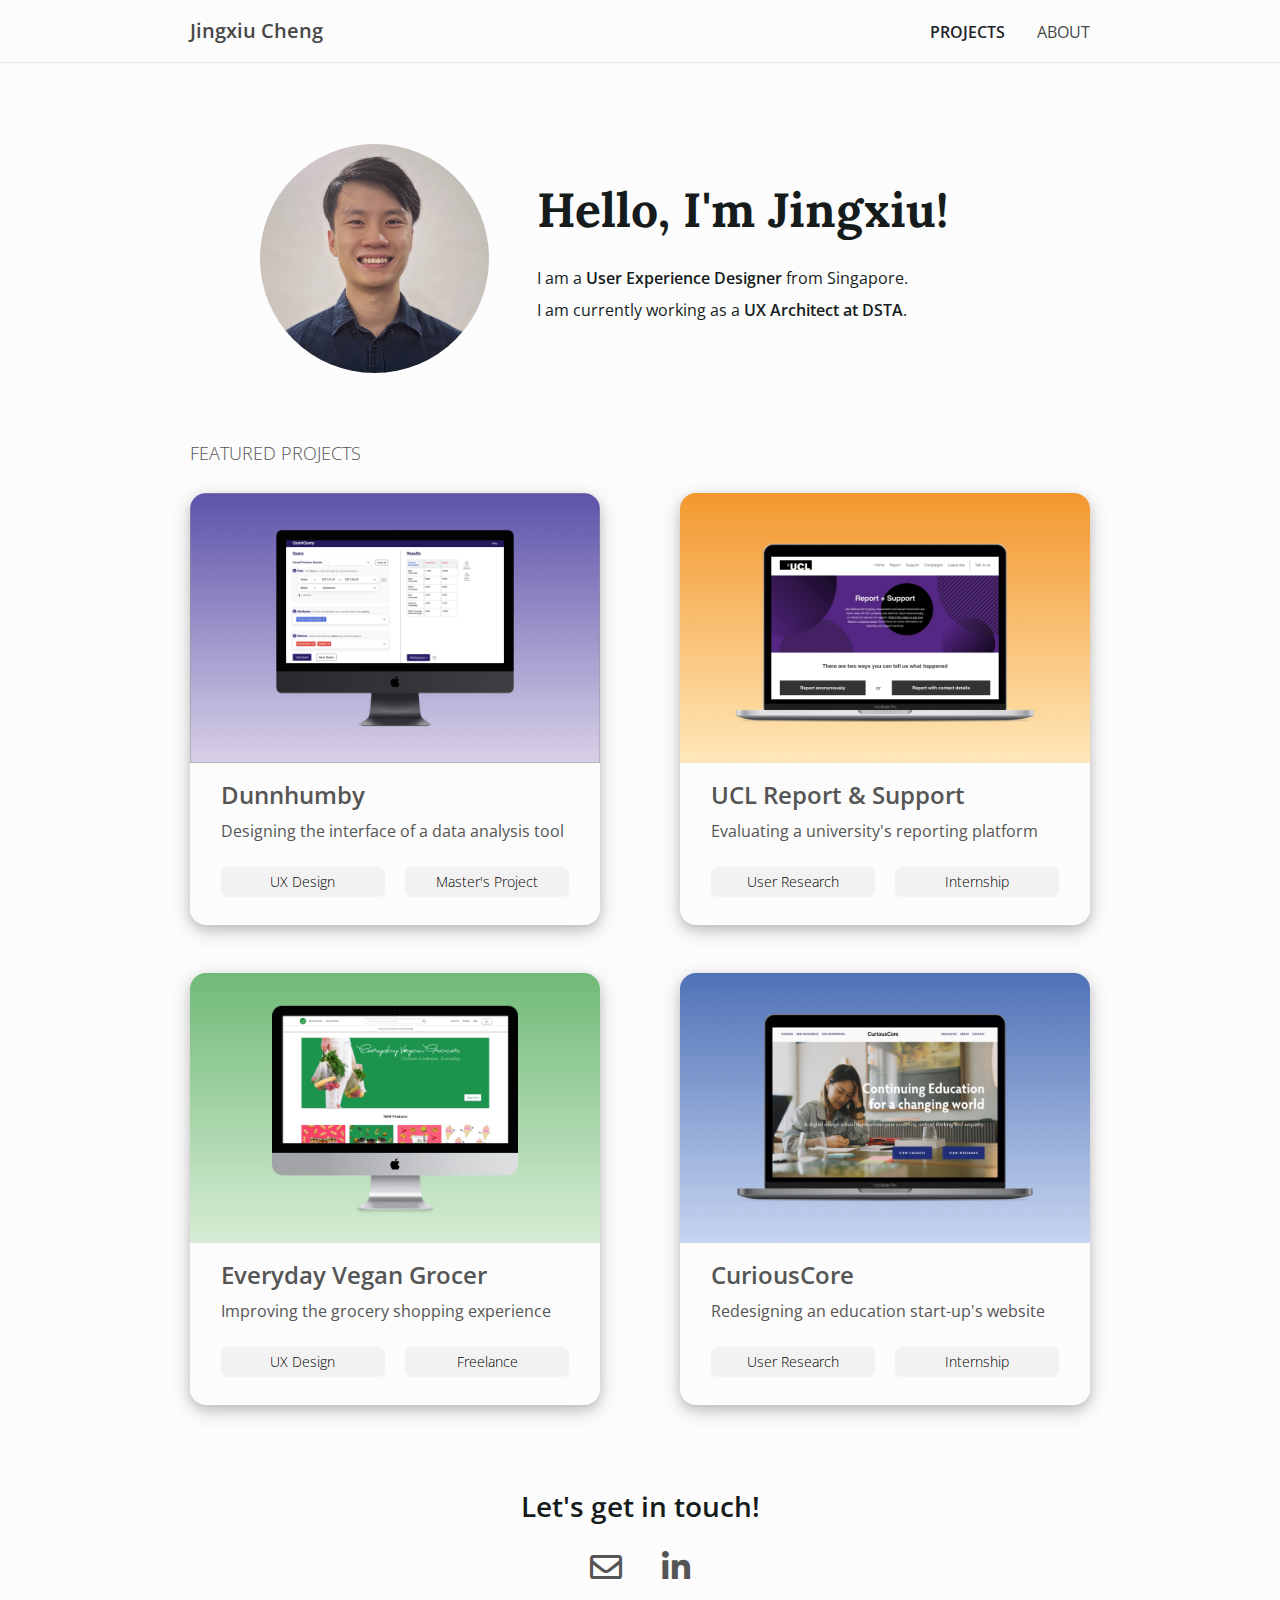
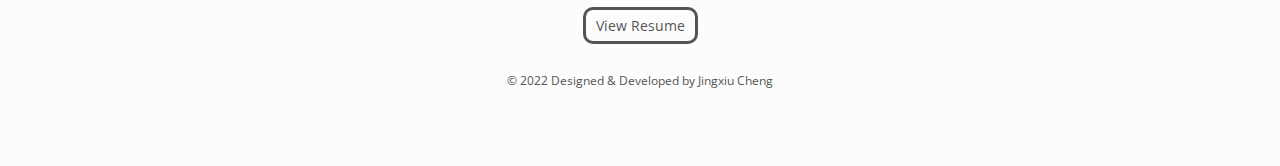
<file: index.html>
<!DOCTYPE html>
<html lang="en">
<head>
    <meta charset="UTF-8">
    <meta name="viewport" content="width=device-width, initial-scale=1.0">
    <title>Portfolio | Jingxiu Cheng</title>
    <link rel="stylesheet" href="css/styles.css"> <!-- Stylesheet -->
    <link rel="icon" href="home/favicon.ico"> <!-- favicon-->
    <link rel="stylesheet" href="https://unpkg.com/aos@next/dist/aos.css" /> <!-- AOS CSS -->
    <script src="https://unpkg.com/aos@next/dist/aos.js" defer></script> <!-- AOS Script -->
    <script src="script.js" defer></script> <!-- JavaScript -->
    <script src="https://ajax.googleapis.com/ajax/libs/jquery/2.1.3/jquery.min.js"></script> <!-- jQuery -->
</head>

<body>
<header>
    <nav id="navbar">
        <div id="navbar-container" class="page">
            <div id="left-nav-container">
                <a id="top-nav-name" href="http://chengjingxiu.com/">Jingxiu Cheng</a>
                <button class="hamburger hamburger--slider" type="button"> <!-- Hamburger Menu-->
                    <span class="hamburger-box">
                    <span class="hamburger-inner"></span>
                    </span>
                </button>
            </div> <!-- Left Nav Container-->
            <div id="right-nav-container">
                <a class ="selected right-nav left-hover hide" id="top-nav-projects" href="#projects">PROJECTS</a>
                <a class ="right-nav left-hover hide" id="top-nav-about" href="http://chengjingxiu.com/about">ABOUT</a>
            </div> <!-- Right Nav Container-->
        </div> <!-- Page Container-->
    </nav>
</header>

<div class="page">
    <main>
        <div id="profile">
             <!-- <img id="photo" src="images/photo.jpg" alt="Photo of Jingxiu" width=200px height=auto data-aos="fade-in" data-aos-duration="1500"> -->
             <img id="photo" src="home/photo1.jpeg" alt="Photo of Jingxiu">
             <h1>Hello, I'm Jingxiu!</h1>
             <p>I am a <strong>User Experience Designer</strong> from Singapore. <br>I am currently working as a <strong>UX Architect at DSTA</strong>.</p>
        </div> <!-- Profile Container-->
        <div id="projects">
            <h1>Featured Projects</h1>
            <div id="featured">
                <a href="http://chengjingxiu.com/dunnhumby">
                    <div class="case-study card">
                        <img src="home/dunnhumby-thumbnail.jpg" width=300px height=auto>
                        <div class=case-study-text>
                            <div class=case-study-title>
                                <h2>Dunnhumby</h2>
                                <!-- <i id="password-protected" class="fa fa-lock" aria-label="password-protected" aria-hidden="true"></i> -->
                            </div>
                            <p class="case-study-description">Designing the interface of a data analysis tool</p>
                            <div class="tags-container">
                                <p class="case-study-tag">UX Design</p>
                                <p class="case-study-tag">Master's Project</p>
                            </div> <!-- Flexbox for tags-->
                        </div> <!-- Case Study 1 Text-->
                    </div> <!-- Case Study 1 Container-->
                </a>
                <a href="http://chengjingxiu.com/r&s">
                    <div class="case-study card">
                        <img src="home/r&s-thumbnail.jpg" width=300px height=auto>
                        <div class=case-study-text>
                            <div class=case-study-title>
                                <h2>UCL Report & Support</h2>
                                <!-- <i id="password-protected" class="fa fa-lock" aria-label="password-protected" aria-hidden="true"></i> -->
                            </div>
                            <p class="case-study-description">Evaluating a university's reporting platform</p>
                            <div class="tags-container">
                                <p class="case-study-tag">User Research</p>
                                <p class="case-study-tag">Internship</p>
                            </div> <!-- Flexbox for tags-->
                        </div> <!-- Case Study 1 Text-->
                    </div> <!-- Case Study 1 Container-->
                </a>
                <a href="http://chengjingxiu.com/evg">
                    <div class="case-study card">
                        <img src="home/evg-thumbnail.jpg" width=300px height=auto>
                        <div class=case-study-text>
                            <div class=case-study-title>
                                <h2>Everyday Vegan Grocer</h2>
                                <!-- <i id="password-protected" class="fa fa-lock" aria-label="password-protected" aria-hidden="true"></i> -->
                            </div>
                            <p class="case-study-description">Improving the grocery shopping experience</p>
                            <div class="tags-container">
                                <p class="case-study-tag">UX Design</p>
                                <p class="case-study-tag">Freelance</p>
                            </div> <!-- Flexbox for tags-->
                        </div> <!-- Case Study 1 Text-->
                    </div> <!-- Case Study 1 Container-->
                </a>
                <a href=http://chengjingxiu.com/curiouscore>
                    <div class="case-study card">
                        <img src="home/curiouscore-thumbnail.jpg" width=300px height=auto>
                        <div class=case-study-text>
                            <div class=case-study-title>
                                <h2>CuriousCore</h2>
                            </div>
                            <p class="case-study-description">Redesigning an education start-up's website</p>
                            <div class="tags-container">
                                <p class="case-study-tag">User Research</p>
                                <p class="case-study-tag">Internship</p>
                            </div> <!-- Flexbox for tags-->
                        </div> <!-- Case Study 2 Text-->
                    </div> <!-- Case Study 2 Container-->
                </a>
            </div> <!-- Featured Container -->
        </div> <!-- Projects Container -->
    </main>
    <footer>
        <h1>Let's get in touch!</h1>
        <nav>
            <a href="mailto:cjingxiu@gmail.com" aria-label="Send me an email"><i class='far fa-envelope' aria-hidden="true"></i></a>
            <a target="_blank" href="https://www.linkedin.com/in/chengjingxiu/" aria-label="View my LinkedIn profile"><i class="fab fa-linkedin-in" aria-hidden="true"></i></a>
        </nav>
        <a id="resumebutton" target="_blank" href="JingxiuCheng_Resume.pdf">View Resume</a>
        <p id="copyright">© 2022 Designed & Developed by Jingxiu Cheng</p>
    </footer>
</div> <!-- Page Container -->
</body>
</html>
</file>
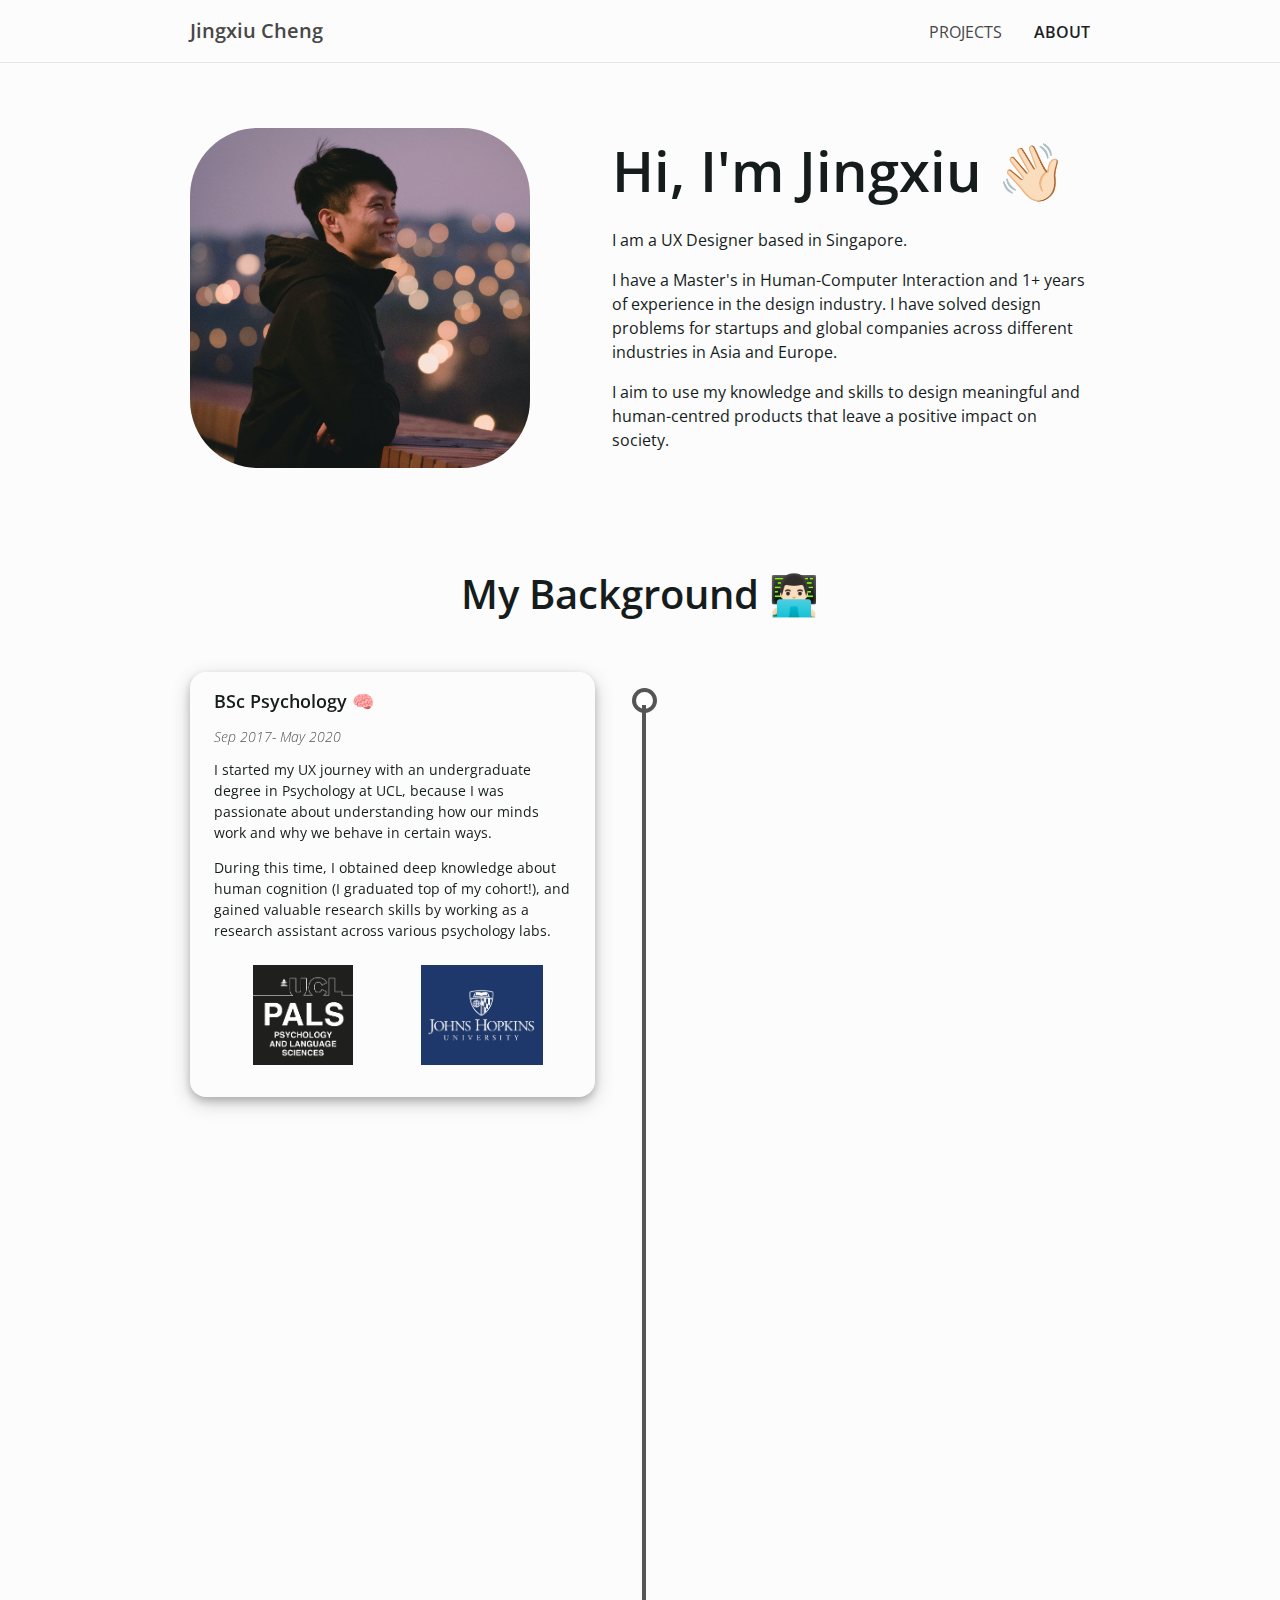
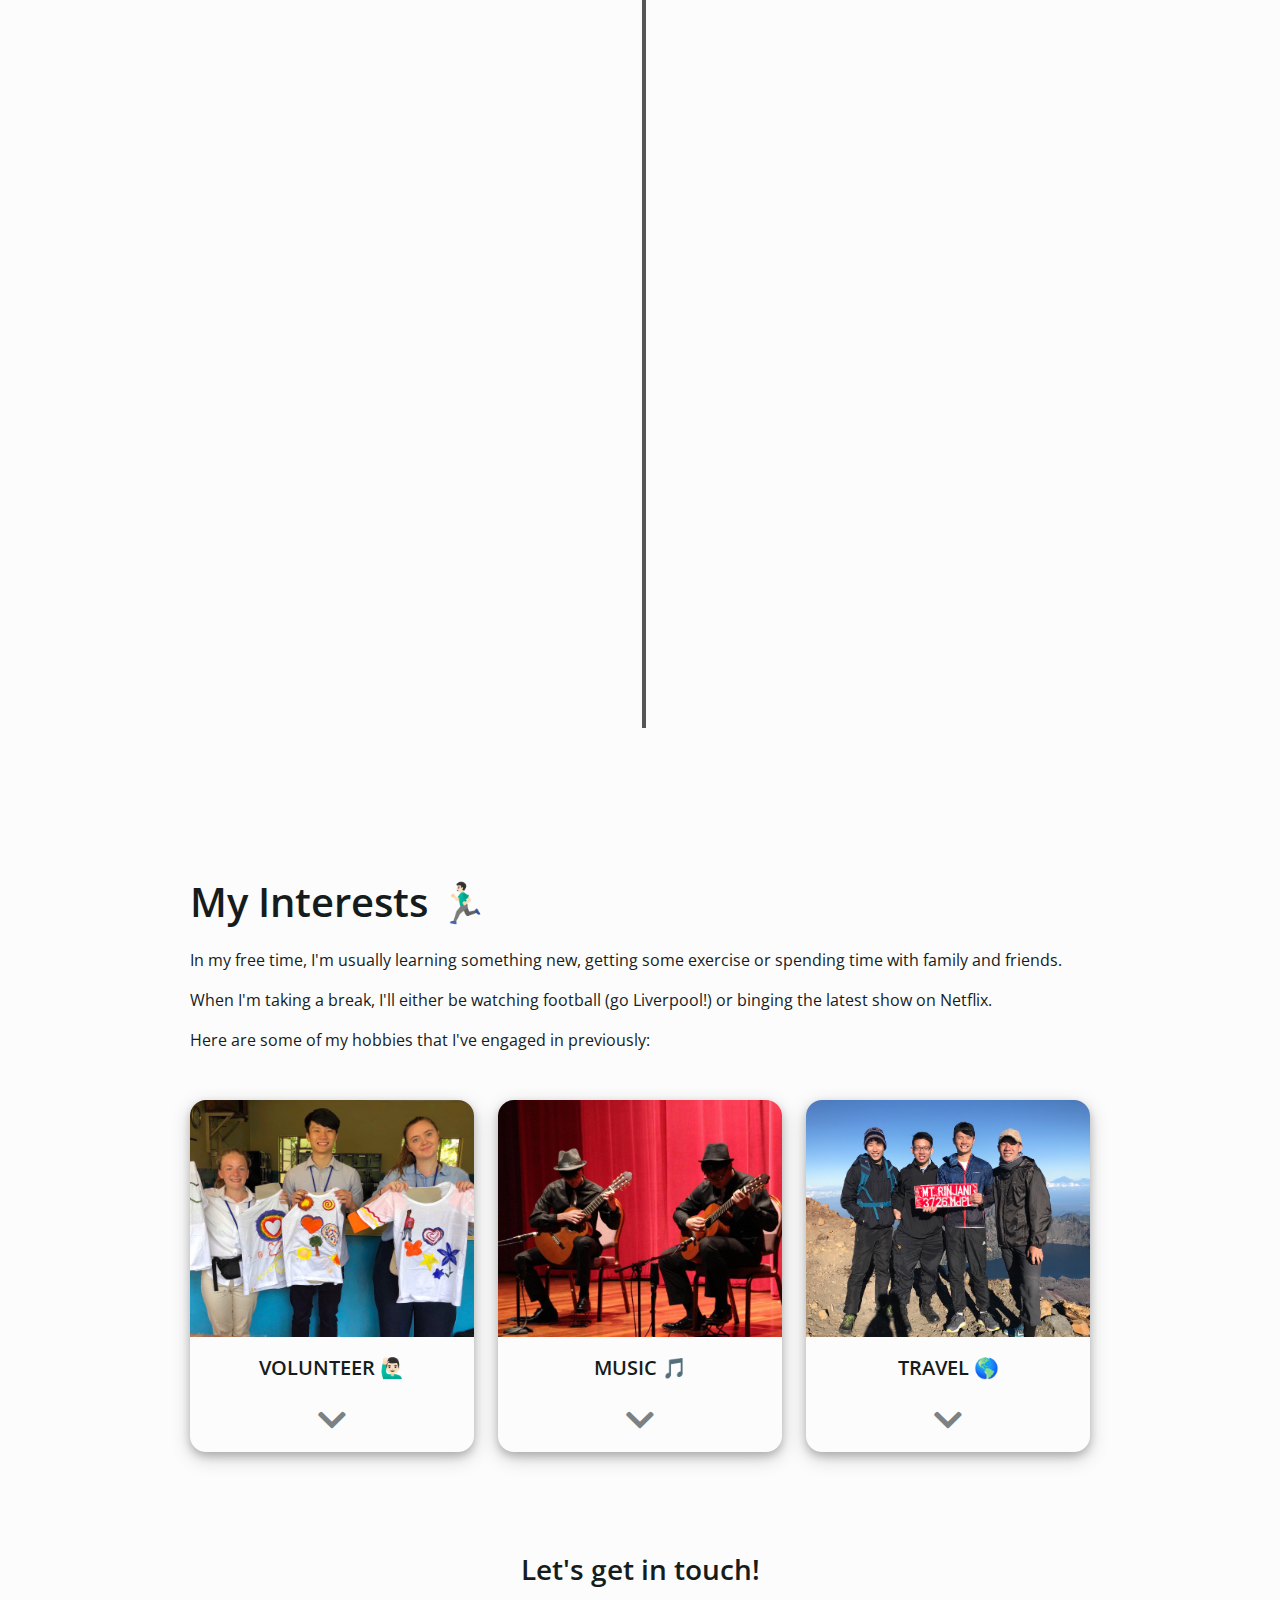
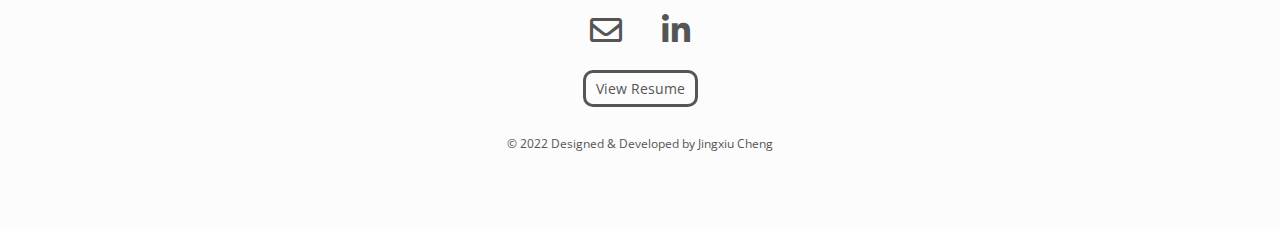
<file: about.html>
<!DOCTYPE html>
<html lang="en">
<head>
    <meta charset="UTF-8">
    <meta name="viewport" content="width=device-width, initial-scale=1.0">
    <title>About | Jingxiu Cheng</title>
    <link rel="stylesheet" href="css/styles.css"> <!-- Stylesheet -->
    <link rel="icon" href="home/favicon.ico"> <!-- favicon-->
    <link rel="stylesheet" href="https://unpkg.com/aos@next/dist/aos.css" /> <!-- AOS CSS -->
    <script src="https://unpkg.com/aos@next/dist/aos.js" defer></script> <!-- AOS Script -->
    <script src="script.js" defer></script> <!-- JavaScript -->
    <script src="https://ajax.googleapis.com/ajax/libs/jquery/2.1.3/jquery.min.js"></script> <!-- jQuery -->
</head>

<body>
<header>
    <nav id="navbar">
        <div id="navbar-container" class="page">
            <div id="left-nav-container">
                <a id="top-nav-name" href="http://chengjingxiu.com/">Jingxiu Cheng</a>
                <button class="hamburger hamburger--slider" type="button">
                    <span class="hamburger-box">
                    <span class="hamburger-inner"></span>
                    </span>
                </button>
            </div> <!-- Left Nav Container-->
            <div id="right-nav-container">
                <a class ="right-nav left-hover hide" id="top-nav-projects" href="http://chengjingxiu.com/#projects">PROJECTS</a>
                <a class ="selected right-nav left-hover hide" id="top-nav-about" href="http://chengjingxiu.com/about">ABOUT</a>
            </div> <!-- Right Nav Container-->
        </div> <!-- Page Container-->
    </nav>
</header>
<main>
    <div class="wrapper-about">
        <div class="page">
            <div id="about-me">
                <div id="about-me-text">
                    <h1>Hi, I'm Jingxiu 👋🏻</h1>
                        <p>I am a UX Designer based in Singapore.</p>
                        <p>I have a Master's in Human-Computer Interaction and 1+ years of experience in the design industry. I have solved design problems for startups and global companies across different industries in Asia and Europe.</p>
                        <p>I aim to use my knowledge and skills to design meaningful and human-centred products that leave a positive impact on society.</p>
                </div> <!-- About Me text-->
                <img id="about-photo" src="about/photo2.JPG" alt="Photo of Jingxiu" width=300px height=auto>
            </div> <!-- Meet Jingxiu Grid-->
        </div> <!-- Page Container -->
    </div> <!-- About Me -->
    <div id = "my-background" class="wrapper-about">
        <div class="page">
            <h2>My Background 👨🏻‍💻</h2>    
                <div class="timeline">
                    <div class="timeline-container timeline-left" data-aos="fade-right">
                        <h3>BSc Psychology 🧠</h3>
                        <p class="date">Sep 2017- May 2020</p>
                        <p>I started my UX journey with an undergraduate degree in Psychology at UCL, because I was passionate about understanding how our minds work and why we behave in certain ways.</p>
                        <p>During this time, I obtained deep knowledge about human cognition (I graduated top of my cohort!), and gained valuable research skills by working as a research assistant across various psychology labs.</p>
                        <div class="background-container">
                            <img src="about/ucl-pals.jpg" alt="UCL Psychology and Language Sciences Logo" width=auto height=100px>
                            <img src="about/jhu.jpg" alt="Johns Hopkins University Logo" width=auto height=100px>
                        </div>
                    </div> <!--timeline-container-->
                    <div class="timeline-container timeline-right" data-aos="fade-left">
                        <h3>UX Projects ✏️</h3>
                        <p class="date">May 2020 - Aug 2020</p>
                        <p>I came across UX in the final year of my psychology degree and immediately fell in love with this field.</p>
                        <p>I started teaching myself user research, UI design and front-end development, and conducted UX projects with <a class = "left-hover" href="http://chengjingxiu.com/curiouscore">CuriousCore</a> and <a class = "left-hover" href="http://chengjingxiu.com/evg">Everyday Vegan Grocer.</a></p>
                        <div class="background-container">
                            <img src="about/curiouscore.png" alt="CuriousCore Logo" width=auto height=100px>
                            <img src="about/evg.jpeg" alt="Everyday Vegan Grocer Logo" width=auto height=100px>
                        </div>
                    </div> <!--timeline-container-->
                    <div class="timeline-container timeline-left" data-aos="fade-right">
                        <h3>MSc Human-Computer Interaction 🖥️</h3>
                        <p class="date">Sep 2020 - Sep 2021</p>
                        <p>I decided to pursue a Master's in Human-Computer Interaction at UCL to deepen my domain knowledge and acquire relevant industry experience.</p> 
                        <p>I collaborated with <a class = "left-hover" href="http://chengjingxiu.com/dunnhumby">Dunnhumby</a> on a research project to design a user interface for their data querying web application, and did a internship with UCL to improve their <a class = "left-hover" href="http://chengjingxiu.com/r&s">Report & Support (R&S)</a> platform.
                        <div class="background-container">
                            <img id ="uclic" src="about/uclic.png" alt="UCL Interaction Centre Logo" width=auto height=50px>
                            <img src="about/dunnhumby.jpeg" alt="Dunnhumby Logo" width=auto height=100px>
                        </div>
                    </div> <!--timeline-container-->
                    <div class="timeline-container timeline-right" data-aos="fade-left">
                        <h3>UX Architect, DSTA 🌐</h3>
                        <p class="date">Feb 2022 - Present</p>
                        <p>I am currently working as a User Experience Architect at DSTA, designing human-centred technologies that contribute to the defence and security of Singapore.</p> 
                        <div id="dsta" class="background-container">
                            <img src="about/dsta.png" alt="DSTA Logo" width=auto height=100px>
                        </div>
                    </div> <!--timeline-container-->
                </div> <!-- Timeline-->
        </div> <!-- Page Container-->
    </div> <!-- UX Journey -->
    <div id="my-interests" class="wrapper-about">
        <div class="page">
            <h2>My Interests 🏃🏻‍♂️</h2>
            <p>In my free time, I'm usually learning something new, getting some exercise or spending time with family and friends.</p>
            <p>When I'm taking a break, I'll either be watching football (go Liverpool!) or binging the latest show on Netflix.</p>
            <p>Here are some of my hobbies that I've engaged in previously:</p>
            <div id="interests-grid">
                <section>
                    <div class="interest-card card collapsed">                          
                        <img src="about/srilanka.jpg" alt="Volunteering in the National Institute of Mental Health in Sri Lanka" width=300px height=auto>
                        <h3>Volunteer 🙋🏻‍♂️</h3>
                        <div class="card-text">
                            <p>I volunteered while I was in university because I wanted to give back to the community.</p>
                            <p>I have volunteered for various non-profit organisations in Singapore, London and Sri Lanka, focusing on helping those who struggle with physical disability or mental health.</p>
                        </div> <!-- card-text container-->
                        <i class="fas fa-chevron-down fa-2x bounce" aria-hidden="true"></i>
                    </div> <!-- interest-card -->
                </section>
                <section> 
                    <div class="interest-card card collapsed">
                        <img src="about/guitar.jpg" alt="Performing at VJC Guitar Ensemble Concert" width=300px height=auto>
                        <h3>Music 🎵</h3>
                        <div class="card-text">
                            <p>I have been playing both the guitar 🎸 and piano 🎹 since I was young!</p>
                            <p>I currently hold a Diploma in Classical Guitar Performance.</p>
                            <p>I have previously worked as a Classical Guitar Teacher and was also a Section Leader in the Victoria Junior College Guitar Ensemble.</p>
                        </div> <!-- card-text container-->
                        <i class="fas fa-chevron-down fa-2x" aria-hidden="true"></i>
                    </div> <!-- interest-card -->
                </section>
                <section>
                    <div class="interest-card card collapsed">
                        <img id="rinjani" src="about/rinjani.jpg" alt="Peak of Mt. Rinjani" width=300px height=auto>
                        <h3>Travel 🌎</h3>
                        <div class="card-text">
                            <p>I love seeking out new experiences and getting out of my comfort zone.</p>
                            <p>Some of my most memorable travels include a 2&#8209;month research internship at Johns Hopkins University (USA&nbsp;🇺🇸), a 5&#8209;week volunteering programme in Colombo (Sri Lanka&nbsp;🇱🇰), and a 3D2N hike up Mt. Rinjani (Indonesia&nbsp;🇮🇩).</p>
                        </div> <!-- card-text container-->    
                        <i class="fas fa-chevron-down fa-2x" aria-hidden="true"></i>    
                    </div> <!-- interest-card -->
                </section>
            </div> <!-- Interests Grid -->
        </div> <!-- Page Container -->
    </div> <!-- Interests -->
</main>

<footer class="footer">
    <h1>Let's get in touch!</h1>
    <nav>
        <a href="mailto:cjingxiu@gmail.com" aria-label="Send me an email"><i class='far fa-envelope' aria-hidden="true"></i></a>
        <a target="_blank" href="https://www.linkedin.com/in/chengjingxiu/" aria-label="View my LinkedIn profile"><i class="fab fa-linkedin-in" aria-hidden="true"></i></a>
    </nav>
    <a id="resumebutton" target="_blank" href="JingxiuCheng_Resume.pdf">View Resume</a>
    <p id="copyright">© 2022 Designed & Developed by Jingxiu Cheng</p>
</footer>
</body>
</html>
</file>
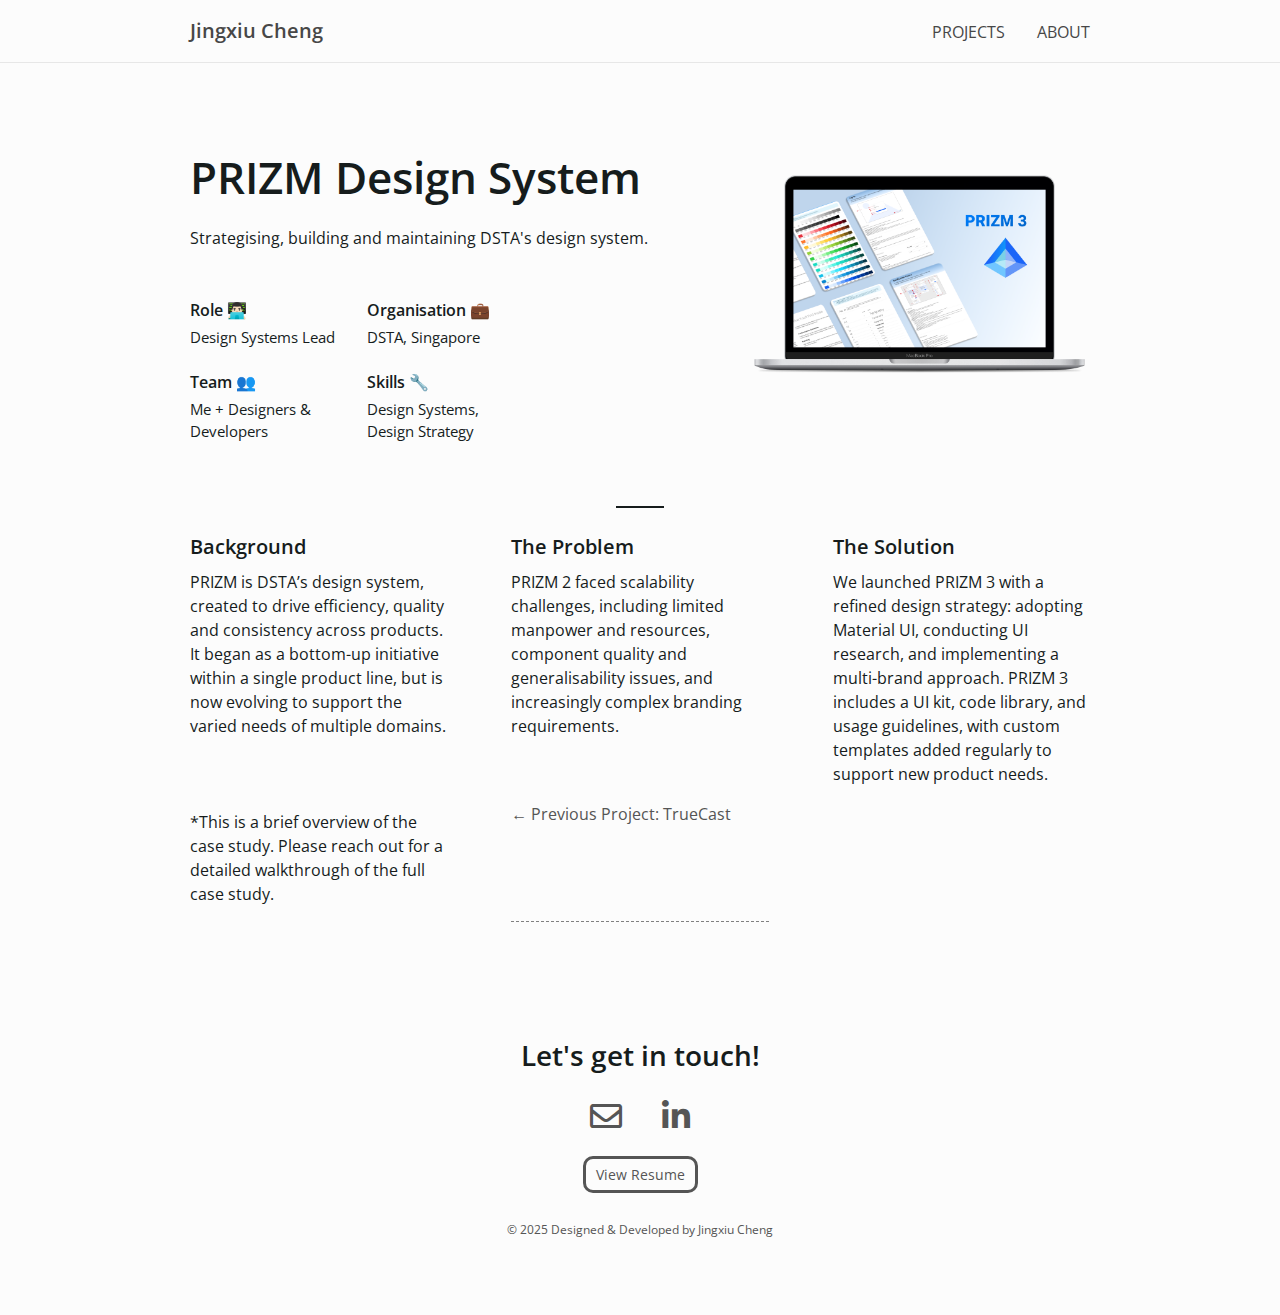
<file: prizm.html>
<!DOCTYPE html>
<html lang="en">
<head>
    <meta charset="UTF-8">
    <meta name="viewport" content="width=device-width, initial-scale=1.0">
    <title>TrueCast | Jingxiu Cheng</title>
    <link rel="stylesheet" href="css/styles.css"> <!-- Stylesheet -->
    <link rel="icon" href="home/favicon.ico"> <!-- favicon-->
    <link rel="stylesheet" href="https://unpkg.com/aos@next/dist/aos.css" /> <!-- AOS CSS -->
    <script src="https://unpkg.com/aos@next/dist/aos.js" defer></script> <!-- AOS Script -->
    <script src="script.js" defer></script> <!-- JavaScript -->
    <script src="https://ajax.googleapis.com/ajax/libs/jquery/2.1.3/jquery.min.js"></script> <!-- jQuery -->
</head>

<body>
<header>
    <nav id="navbar">
        <div id="navbar-container" class="page">
            <div id="left-nav-container">
                <a id="top-nav-name" href="http://chengjingxiu.com/">Jingxiu Cheng</a>
                <button class="hamburger hamburger--slider" type="button">
                    <span class="hamburger-box">
                    <span class="hamburger-inner"></span>
                    </span>
                </button>
            </div> <!-- Left Nav Container-->
            <div id="right-nav-container">
                <a class ="right-nav left-hover hide" id="top-nav-projects" href="http://chengjingxiu.com/#projects">PROJECTS</a>
                <a class ="right-nav left-hover hide" id="top-nav-about" href="http://chengjingxiu.com/about">ABOUT</a>
            </div> <!-- Right Nav Container-->
        </div> <!-- Page Container-->
    </nav>
</header>

<main class="project">
    <div id="prizm-overview" class="hero-background">
        <div class="page hero">
            <div class="case-study-page title">
                <h1>PRIZM Design System</h1>
                <p>Strategising, building and maintaining DSTA's design system.</p>
                <div class="featured-project-details project-details">
                    <div>
                        <h3>Role&nbsp;👨🏻‍💻 </h3>
                        <p>Design&nbsp;Systems&nbsp;Lead</p>
                    </div>
                    <div>
                        <h3>Team&nbsp;👥 </h3>
                        <p>Me + Designers & Developers</p>
                    </div>
                    <div>
                        <h3>Organisation&nbsp;💼 </h3>
                        <p>DSTA, Singapore</p>
                    </div>
                    <div>
                        <h3>Skills&nbsp;🔧</h3>
                        <p>Design&nbsp;Systems, Design&nbsp;Strategy</p>
                    </div>                   
                </div> <!-- Project Details -->
            </div> <!-- Page Container-->
            <img class="hero-image" src="prizm/prizm-hero-image.png" width=300px height=auto>
        </div> <!-- Hero Grid -->
    </div> <!-- Hero Background -->

    <div id="prizm-summary" class="summary-background activate-side-nav">
        <div class="page summary">
            <div>
                <h3>Background</h3>
                <p>PRIZM is DSTA’s design system, created to drive efficiency, quality and consistency across products. It began as a bottom-up initiative within a single product line, but is now evolving to support the varied needs of multiple domains.</p>
            </div>
            <div>
                <h3>The Problem</h3>
                <p>PRIZM 2 faced scalability challenges, including limited manpower and resources, component quality and generalisability issues, and increasingly complex branding requirements.</p>
            </div>
            <div>
                <h3>The Solution</h3>
                <p>We launched PRIZM 3 with a refined design strategy: adopting Material UI, conducting UI research, and implementing a multi-brand approach. PRIZM 3 includes a UI kit, code library, and usage guidelines, with custom templates added regularly to support new product needs.</p> 
            </div>
            <p class="disclaimer">*This is a brief overview of the case study. Please reach out for a detailed walkthrough of the full case study.</p>
            <a class="next-project" href="http://chengjingxiu.com/truecast">← Previous Project: TrueCast</a>
        </div> <!-- Summary -->
        
    </div> <!-- Summary Background-->
</main>  
<footer class="footer">
    <h1>Let's get in touch!</h1>
    <nav>
        <a href="mailto:cjingxiu@gmail.com" aria-label="Send me an email"><i class='far fa-envelope' aria-hidden="true"></i></a>
        <a target="_blank" href="https://www.linkedin.com/in/chengjingxiu/" aria-label="View my LinkedIn profile"><i class="fab fa-linkedin-in" aria-hidden="true"></i></a>
    </nav>
    <a id="resumebutton" target="_blank" href="JingxiuCheng_Resume.pdf">View Resume</a>
    <p id="copyright">© 2025 Designed & Developed by Jingxiu Cheng</p>
</footer>
</body>
</html>
</file>
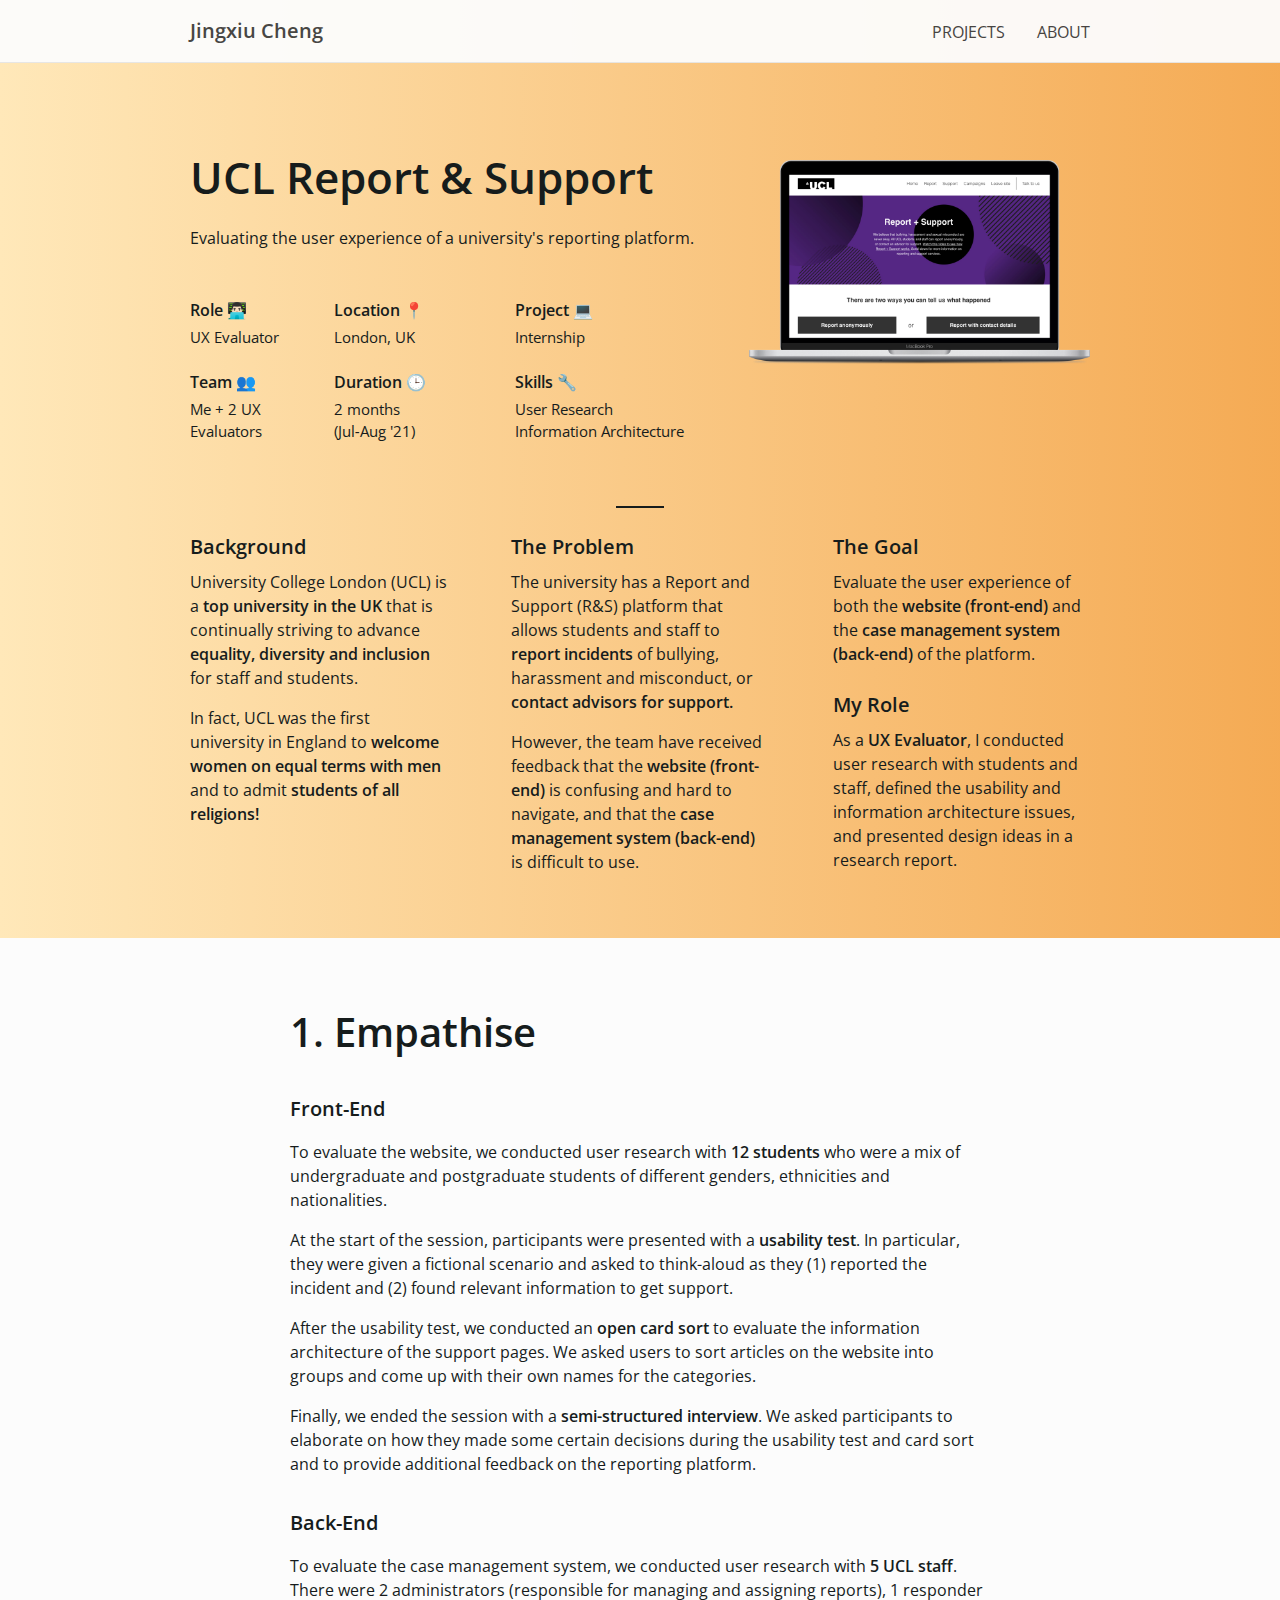
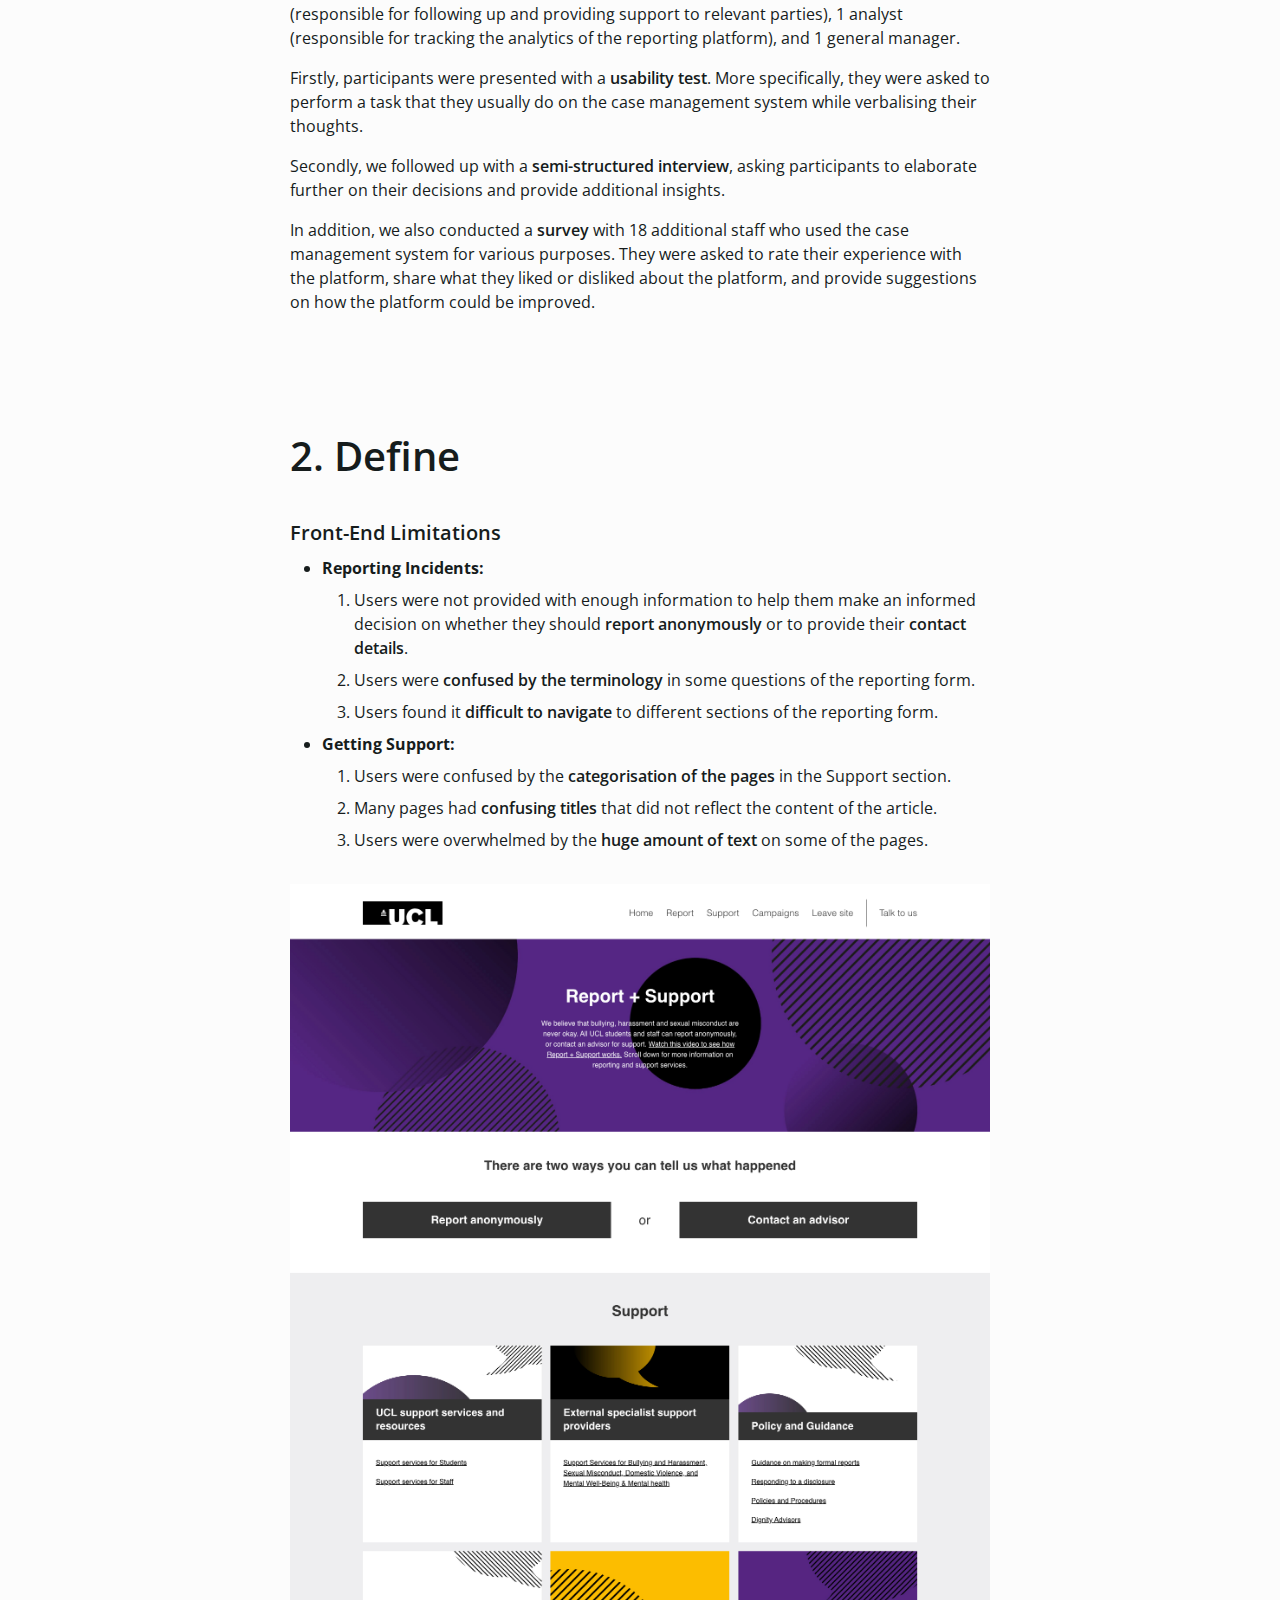
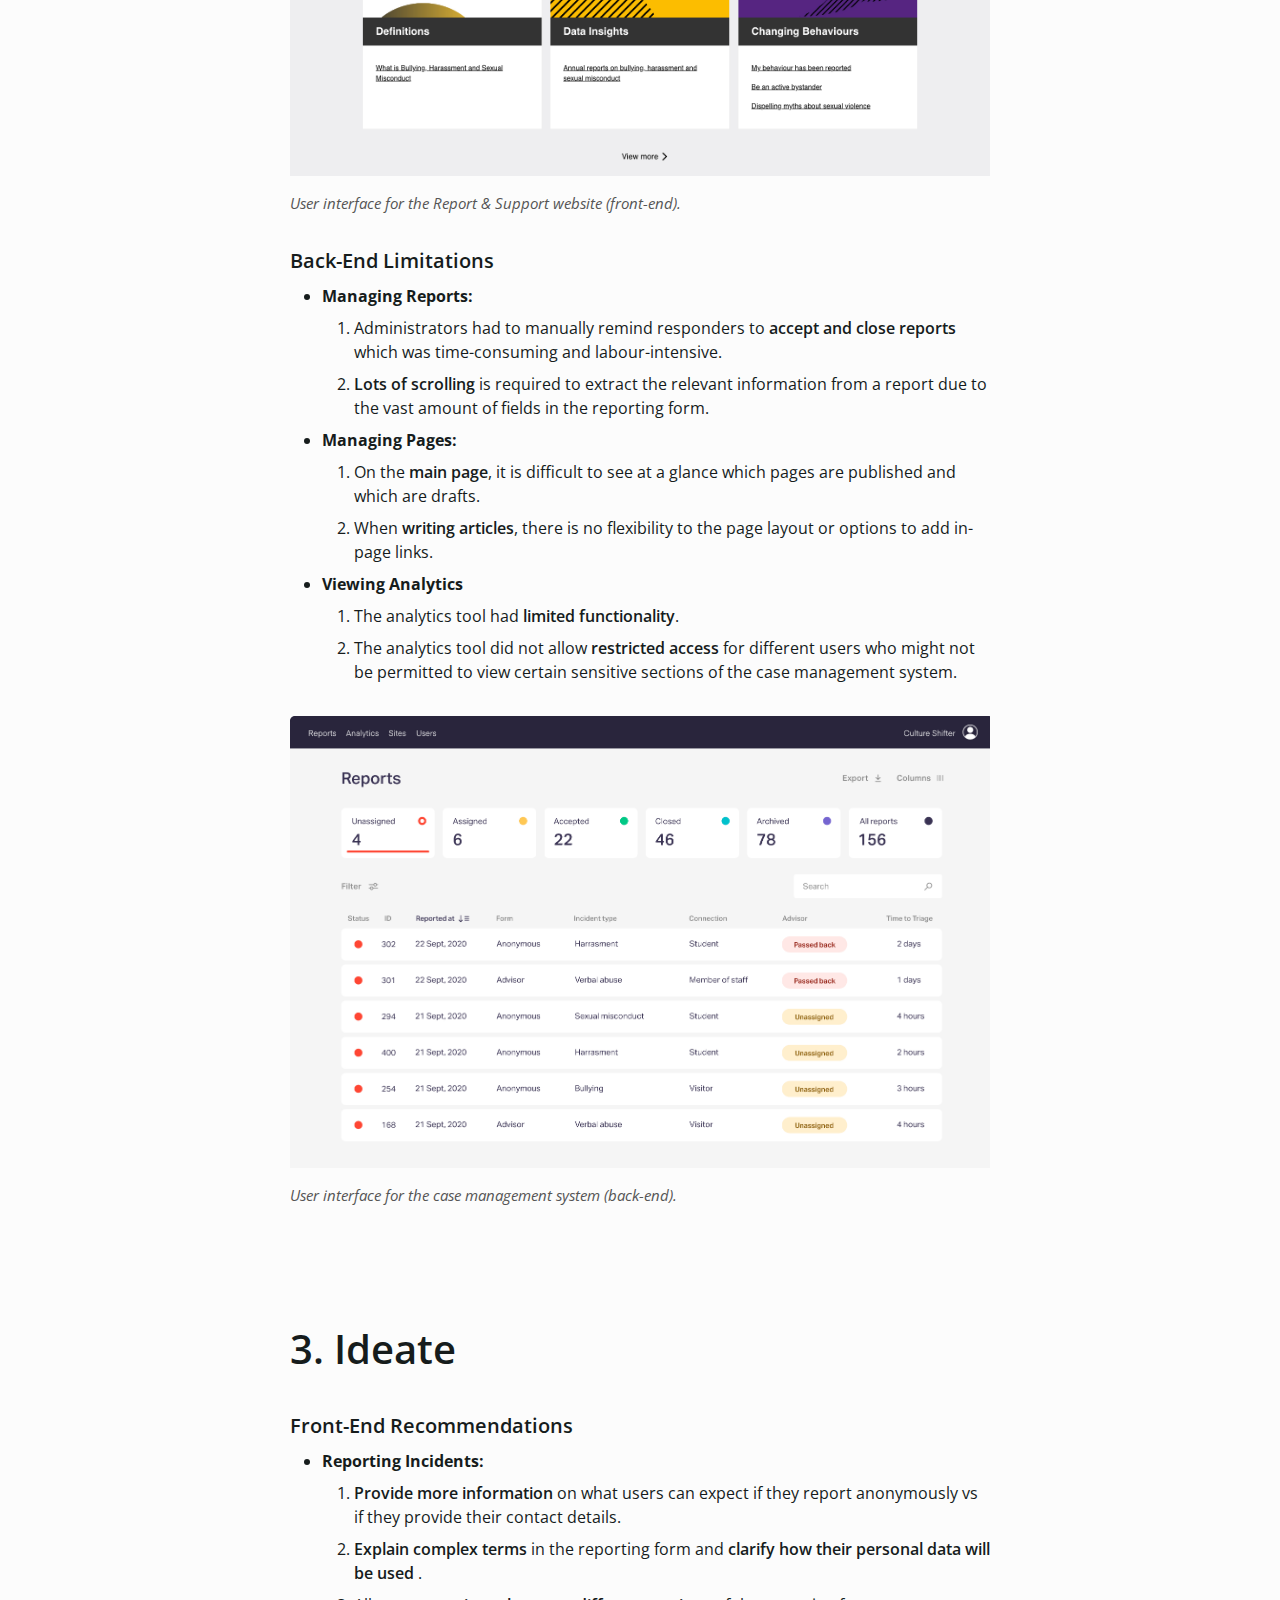
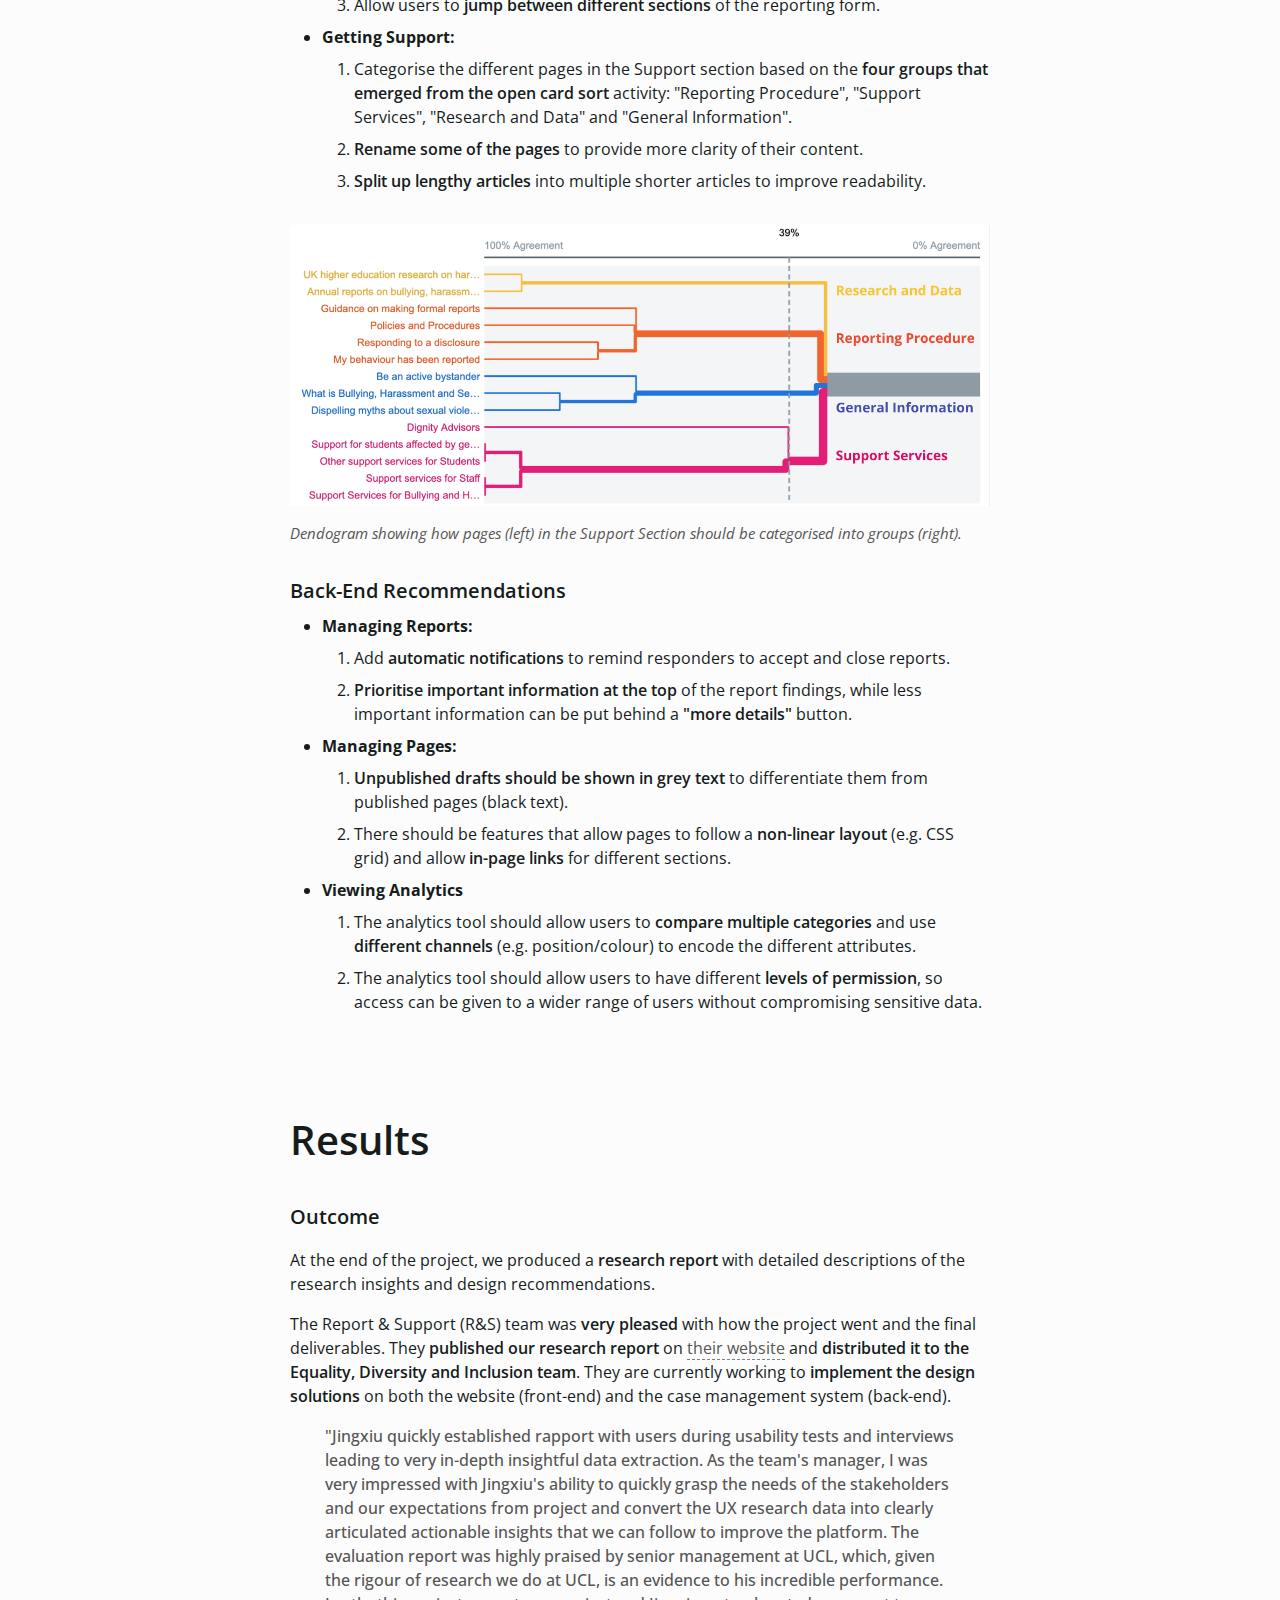
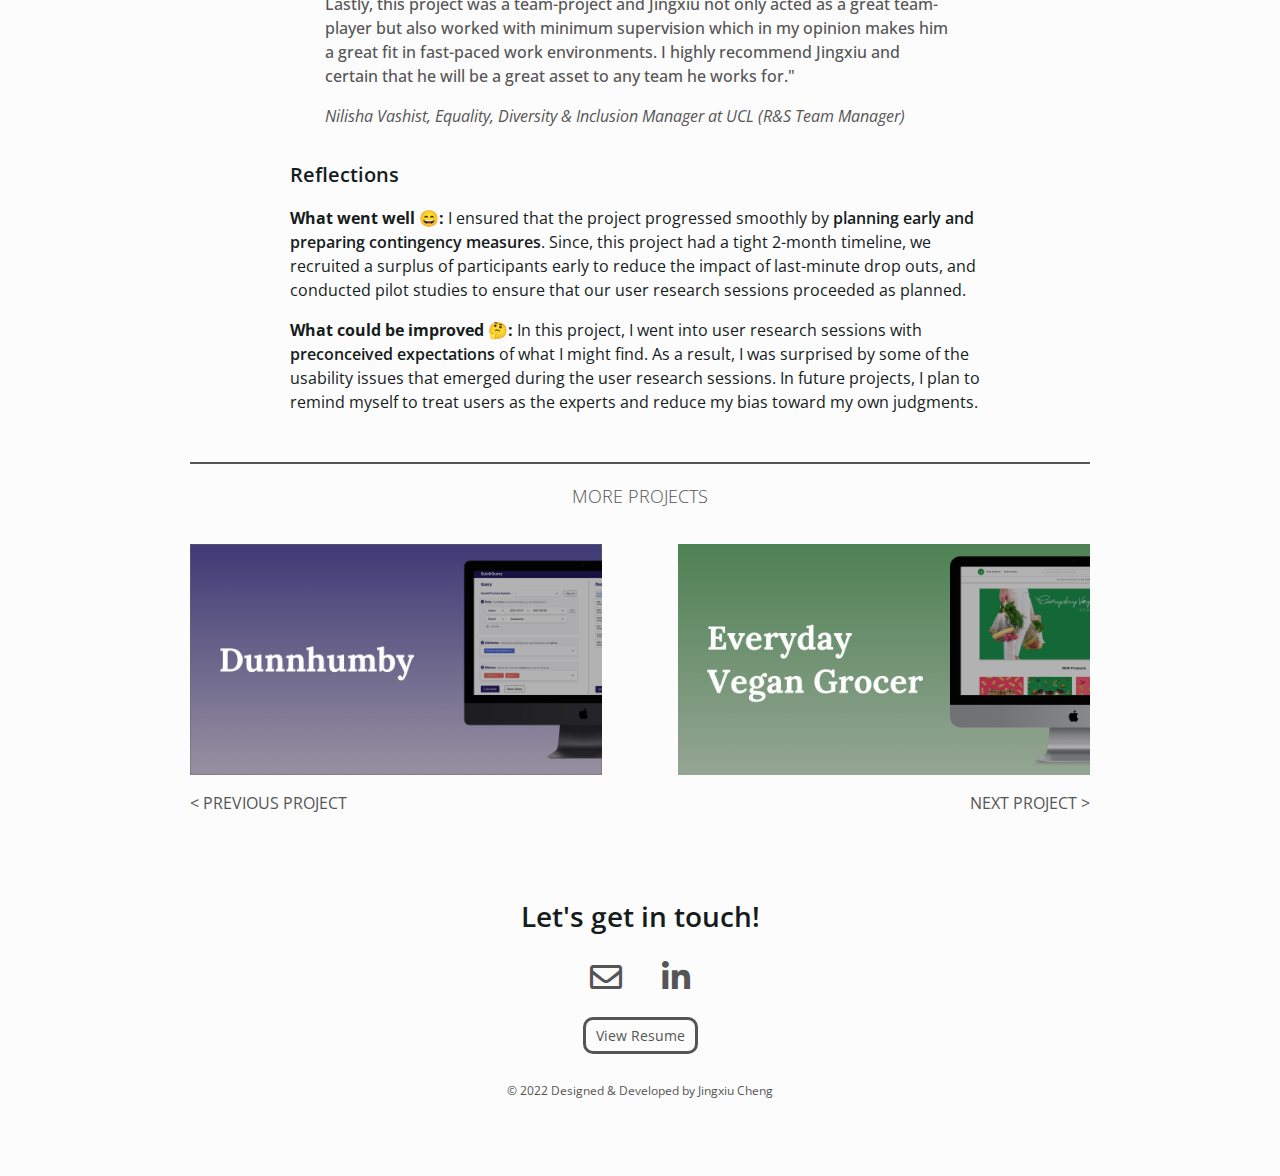
<file: r&s.html>
<!DOCTYPE html>
<html lang="en">
<head>
    <meta charset="UTF-8">
    <meta name="viewport" content="width=device-width, initial-scale=1.0">
    <title>UCL Report & Support | Jingxiu Cheng</title>
    <link rel="stylesheet" href="css/styles.css"> <!-- Stylesheet -->
    <link rel="icon" href="home/favicon.ico"> <!-- favicon-->
    <link rel="stylesheet" href="https://unpkg.com/aos@next/dist/aos.css" /> <!-- AOS CSS -->
    <script src="https://unpkg.com/aos@next/dist/aos.js" defer></script> <!-- AOS Script -->
    <script src="script.js" defer></script> <!-- JavaScript -->
    <script src="https://ajax.googleapis.com/ajax/libs/jquery/2.1.3/jquery.min.js"></script> <!-- jQuery -->
</head>

<body>
<header>
    <nav id="navbar">
        <div id="navbar-container" class="page">
            <div id="left-nav-container">
                <a id="top-nav-name" href="http://chengjingxiu.com/">Jingxiu Cheng</a>
                <button class="hamburger hamburger--slider" type="button">
                    <span class="hamburger-box">
                    <span class="hamburger-inner"></span>
                    </span>
                </button>
            </div> <!-- Left Nav Container-->
            <div id="right-nav-container">
                <a class ="right-nav left-hover hide" id="top-nav-projects" href="http://chengjingxiu.com/#projects">PROJECTS</a>
                <a class ="right-nav left-hover hide" id="top-nav-about" href="http://chengjingxiu.com/about">ABOUT</a>
            </div> <!-- Right Nav Container-->
        </div> <!-- Page Container-->
    </nav>
</header>

<div class="sidenav"> <!-- Side navigation -->
    <a href="#rns-overview">Overview</a>
    <a href="#rns-empathise">1. Empathise</a>
    <a href="#rns-define">2. Define</a>
    <a href="#rns-ideate">3. Ideate</a>
    <a href="#rns-results">Results</a>
</div>

<main class="project">
    <div id="rns-overview" class="hero-background">
        <div class="page hero">
            <div class="case-study-page title">
                <h1>UCL Report & Support</h1>
                <p>Evaluating the user experience of a university's reporting platform.</p>
                <div class="project-details">
                    <div>
                        <h3>Role&nbsp;👨🏻‍💻 </h3>
                        <p>UX&nbsp;Evaluator</p>
                    </div>
                    <div>
                        <h3>Team&nbsp;👥 </h3>
                        <p>Me + 2 UX Evaluators</p>
                    </div>
                    <div>
                        <h3>Location&nbsp;📍 </h3>
                        <p>London, UK</p>
                    </div>
                    <div>
                        <h3>Duration&nbsp;🕒 </h3>
                        <p>2 months<br>(Jul&#8209;Aug&nbsp;'21)</p>
                    </div>
                    <div>
                        <h3>Project&nbsp;💻 </h3>
                        <p>Internship</p>
                    </div>
                    <div>
                        <h3>Skills&nbsp;🔧</h3>
                        <p>User&nbsp;Research<br>Information Architecture</p>
                    </div>                   
                </div> <!-- Project Details -->
            </div> <!-- Page Container-->
            <img class="hero-image" src="r&s/r&s-hero-image.png" width=300px height=auto>
        </div> <!-- Hero Grid -->
    </div> <!-- Hero Background -->

    <div id="rns-summary" class="summary-background activate-side-nav">
        <div class="page summary">
            <div>
                <h3>Background</h3>
                <p>University College London (UCL) is a <strong>top university in the UK</strong> that is continually striving to advance <strong>equality, diversity and inclusion</strong> for staff and students.</p>
                <p>In fact, UCL was the first university in England to <strong>welcome women on equal terms with men</strong> and to admit <strong>students of all religions!</strong></p>
            </div>
            <div>
                <h3>The Problem</h3>
                <p>The university has a Report and Support (R&S) platform that allows students and staff to <strong>report incidents</strong> of bullying, harassment and misconduct, or <strong>contact advisors for support.</strong></p>
                <p>However, the team have received feedback that the <strong>website (front-end)</strong> is confusing and hard to navigate, and that the <strong>case management system (back-end)</strong> is difficult to use.
            </div>
            <div>
                <h3>The Goal</h3>
                <p>Evaluate the user experience of both the <strong>website (front-end)</strong> and the <strong>case management system (back-end)</strong> of the platform.</p> 
                <h3>My Role</h3>
                <p>As a <strong>UX Evaluator</strong>, I conducted user research with students and staff, defined the usability and information architecture issues, and presented design ideas in a research report.</p>
            </div>
        </div> <!-- Summary -->
    </div> <!-- Summary Background-->

    <div id="rns-empathise" class="wrapper">
        <div class="case-study-page">
            <h2>1. Empathise</h2>
            <h3>Front-End</h3>
                <p>To evaluate the website, we conducted user research with <strong>12 students</strong> who were a mix of undergraduate and postgraduate students of different genders, ethnicities and nationalities.</p>
                <p>At the start of the session, participants were presented with a <strong>usability test</strong>. In particular, they were given a fictional scenario and asked to think-aloud as they (1) reported the incident and (2) found relevant information to get support.</p>
                <p>After the usability test, we conducted an <strong>open card sort</strong> to evaluate the information architecture of the support pages. We asked users to sort articles on the website into groups and come up with their own names for the categories.</p>
                <p>Finally, we ended the session with a <strong>semi-structured interview</strong>. We asked participants to elaborate on how they made some certain decisions during the usability test and card sort and to provide additional feedback on the reporting platform.</p>
            <h3>Back-End</h3>
                <p>To evaluate the case management system, we conducted user research with <strong>5 UCL staff</strong>. There were 2 administrators (responsible for managing and assigning reports), 1 responder (responsible for following up and providing support to relevant parties), 1 analyst (responsible for tracking the analytics of the reporting platform),  and 1 general manager.</p>
                <p>Firstly, participants were presented with a <strong>usability test</strong>. More specifically, they were asked to perform a task that they usually do on the case management system while verbalising their thoughts.</p>
                <p>Secondly, we followed up with a <strong>semi-structured interview</strong>, asking participants to elaborate further on their decisions and provide additional insights.</p>
                <p>In addition, we also conducted a <strong>survey</strong> with 18 additional staff who used the case management system for various purposes. They were asked to rate their experience with the platform, share what they liked or disliked about the platform, and provide suggestions on how the platform could be improved.</p>
        </div> <!-- Page Container -->  
    </div> <!-- 1. Empathise -->

    <div id="rns-define" class="wrapper">
        <div class="case-study-page">
            <h2>2. Define</h2>
            <h3>Front-End Limitations</h3>
                <ul>
                    <li><b>Reporting Incidents:</b> 
                        <ol>
                            <li>Users were not provided with enough information to help them make an informed decision on whether they should <strong>report anonymously</strong> or to provide their <strong>contact details</strong>.</li>
                            <li>Users were <strong>confused by the terminology</strong> in some questions of the reporting form.</li>
                            <li>Users found it <strong>difficult to navigate</strong> to different sections of the reporting form.</li>
                        </ol>
                    </li>
                    <li><b>Getting Support:</b> 
                        <ol>
                            <li>Users were confused by the <strong>categorisation of the pages</strong> in the Support section.</li>
                            <li>Many pages had <strong>confusing titles</strong> that did not reflect the content of the article.</li>
                            <li>Users were overwhelmed by the <strong>huge amount of text</strong> on some of the pages.</li>
                        </ol>
                    </li>
                </ul>
                <img src="r&s/frontend.jpg" alt="Front-end User Interface" width=100% height=auto>
                <p class="notes">User interface for the Report & Support website (front-end).</p>
            <h3>Back-End Limitations</h3>
                <ul>
                    <li><b>Managing Reports:</b> 
                        <ol>
                            <li>Administrators had to manually remind responders to <strong>accept and close reports</strong> which was time-consuming and labour-intensive.</li>
                            <li><strong>Lots of scrolling</strong> is required to extract the relevant information from a report due to the vast amount of fields in the reporting form.
                        </ol>
                    </li>
                    <li><b>Managing Pages:</b>
                        <ol>
                            <li>On the <strong>main page</strong>, it is difficult to see at a glance which pages are published and which are drafts.</li>
                            <li>When <strong>writing articles</strong>, there is no flexibility to the page layout or options to add in-page links.</li>
                        </ol>
                    </li>
                    <li><b>Viewing Analytics</b>
                        <ol>
                            <li>The analytics tool had <strong>limited functionality</strong>.</li>
                            <li>The analytics tool did not allow <strong>restricted access</strong> for different users who might not be permitted to view certain sensitive sections of the case management system.</li>
                        </ol>
                    </li>
                </ul>
                <img src="r&s/backend.jpg" alt="Back-end User Interface" width=100% height=auto>
                <p class="notes">User interface for the case management system (back-end).</p>
        </div> <!-- Page Container -->  
    </div> <!-- 2. Define -->

    <div id="rns-ideate" class="wrapper">
        <div class="case-study-page">
            <h2>3. Ideate</h2>
            <h3>Front-End Recommendations</h3>
                <ul>
                    <li><b>Reporting Incidents:</b> 
                        <ol>
                            <li><strong>Provide more information</strong> on what users can expect if they report anonymously vs if they provide their contact details.</li>
                            <li><strong>Explain complex terms</strong> in the reporting form and <strong>clarify how their personal data will be used </strong>.</li>
                            <li>Allow users to <strong>jump between different sections</strong> of the reporting form.</li>
                        </ol>
                    </li>
                    <li><b>Getting Support:</b> 
                        <ol>
                            <li>Categorise the different pages in the Support section based on the <strong>four groups that emerged from the open card sort</strong> activity: "Reporting Procedure", "Support Services", "Research and Data" and "General Information".</li>
                            <li><strong>Rename some of the pages</strong> to provide more clarity of their content.</li>
                            <li><strong>Split up lengthy articles</strong> into multiple shorter articles to improve readability.</li>

                        </ol>
                    </li>
                </ul>
                <img src="r&s/dendogram.jpg" alt="Dendogram" width=100% height=auto>
                <p class="notes">Dendogram showing how pages (left) in the Support Section should be categorised into groups (right).</p>
            <h3>Back-End Recommendations</h3>
                <ul>
                    <li><b>Managing Reports:</b> 
                        <ol>
                            <li>Add <strong>automatic notifications</strong> to remind responders to accept and close reports.</li>
                            <li><strong>Prioritise important information at the top</strong> of the report findings, while less important information can be put behind a <strong>"more details"</strong> button.</li>
                        </ol>
                    </li>
                    <li><b>Managing Pages:</b>
                        <ol>
                            <li><strong>Unpublished drafts should be shown in grey text</strong> to differentiate them from published pages (black text).</li>
                            <li>There should be features that allow pages to follow a <strong>non-linear layout</strong> (e.g. CSS grid) and allow <strong>in-page links</strong> for different sections.</li>
                        </ol>
                    </li>
                    <li><b>Viewing Analytics</b>
                        <ol>
                            <li>The analytics tool should allow users to <strong>compare multiple categories</strong> and use <strong>different channels</strong> (e.g. position/colour) to encode the different attributes.</li>
                            <li>The analytics tool should allow users to have different <strong>levels of permission</strong>, so access can be given to a wider range of users without compromising sensitive data.</li>
                        </ol>
                    </li>
                </ul>
        </div> <!-- Page Container -->  
    </div> <!-- 3. Ideate -->

    <div id="rns-results" class="wrapper">
        <div class="case-study-page">
            <h2>Results</h2>
            <h3>Outcome</h3>
                <p>At the end of the project, we produced a <strong>research report</strong> with detailed descriptions of the research insights and design recommendations.</p>
                <p>The Report & Support (R&S) team was <strong>very pleased</strong> with how the project went and the final deliverables. They <strong>published our research report</strong> on <a class="left-hover" target="_blank" href="https://report-support.ucl.ac.uk/support/report-and-support-user-experience-evaluation">their website</a> and <strong>distributed it to the Equality, Diversity and Inclusion team</strong>. They are currently working to <strong>implement the design solutions</strong> on both the website (front-end) and the case management system (back-end).</p>
                <div class="quote-single">  
                    <div>  
                        <p>"Jingxiu quickly established rapport with users during usability tests and interviews leading to very in-depth insightful data extraction. As the team's manager, I was very impressed with Jingxiu's ability to quickly grasp the needs of the stakeholders and our expectations from project and convert the UX research data into clearly articulated actionable insights that we can follow to improve the platform. The evaluation report was highly praised by senior management at UCL, which, given the rigour of research we do at UCL, is an evidence to his incredible performance. Lastly, this project was a team-project and Jingxiu not only acted as a great team-player but also worked with minimum supervision which in my opinion makes him a great fit in fast-paced work environments. I highly recommend Jingxiu and certain that he will be a great asset to any team he works for."</p>
                        <p class="person">Nilisha Vashist, Equality, Diversity & Inclusion Manager at UCL (R&S Team Manager)</p>
                    </div> <!-- Quote -->
                </div> <!-- Quote Container -->
            <h3>Reflections</h3>
                <p><b>What went well 😄:</b> I ensured that the project progressed smoothly by <strong>planning early and preparing contingency measures</strong>. Since, this project had a tight 2-month timeline, we recruited a surplus of participants early to reduce the impact of last-minute drop outs, and conducted pilot studies to ensure that our user research sessions proceeded as planned.</p>
                <p><b>What could be improved 🤔:</b> In this project, I went into user research sessions with <strong>preconceived expectations</strong> of what I might find. As a result, I was surprised by some of the usability issues that emerged during the user research sessions. In future projects, I plan to remind myself to treat users as the experts and reduce my bias toward my own judgments.</p>
        </div> <!-- Page Container --> 
    </div> <!-- Results -->

        <div class="other-projects page">
            <h2 class="other-projects-title">More Projects</h2>
            <div class="other-projects-grid">
                <a class="previous-project" href="http://chengjingxiu.com/dunnhumby">
                    <img class="previous-project-image" src="home/dunnhumby-other.jpg" width=300px height=auto>
                    <p class="previous-project-text">< Previous Project</p>
                </a>
                <a class="next-project" href="http://chengjingxiu.com/evg">
                    <img class="next-project-image" src="home/evg-other.jpg" width=300px height=auto> 
                    <p class="next-project-text">Next Project ></p>
                </a>
            </div> <!-- Other Projects Grid -->
    </div> <!-- Other Projects --> 
</main>  
<footer class="footer">
    <h1>Let's get in touch!</h1>
    <nav>
        <a href="mailto:cjingxiu@gmail.com" aria-label="Send me an email"><i class='far fa-envelope' aria-hidden="true"></i></a>
        <a target="_blank" href="https://www.linkedin.com/in/chengjingxiu/" aria-label="View my LinkedIn profile"><i class="fab fa-linkedin-in" aria-hidden="true"></i></a>
    </nav>
    <a id="resumebutton" target="_blank" href="JingxiuCheng_Resume.pdf">View Resume</a>
    <p id="copyright">© 2022 Designed & Developed by Jingxiu Cheng</p>
</footer>
</body>
</html>
</file>
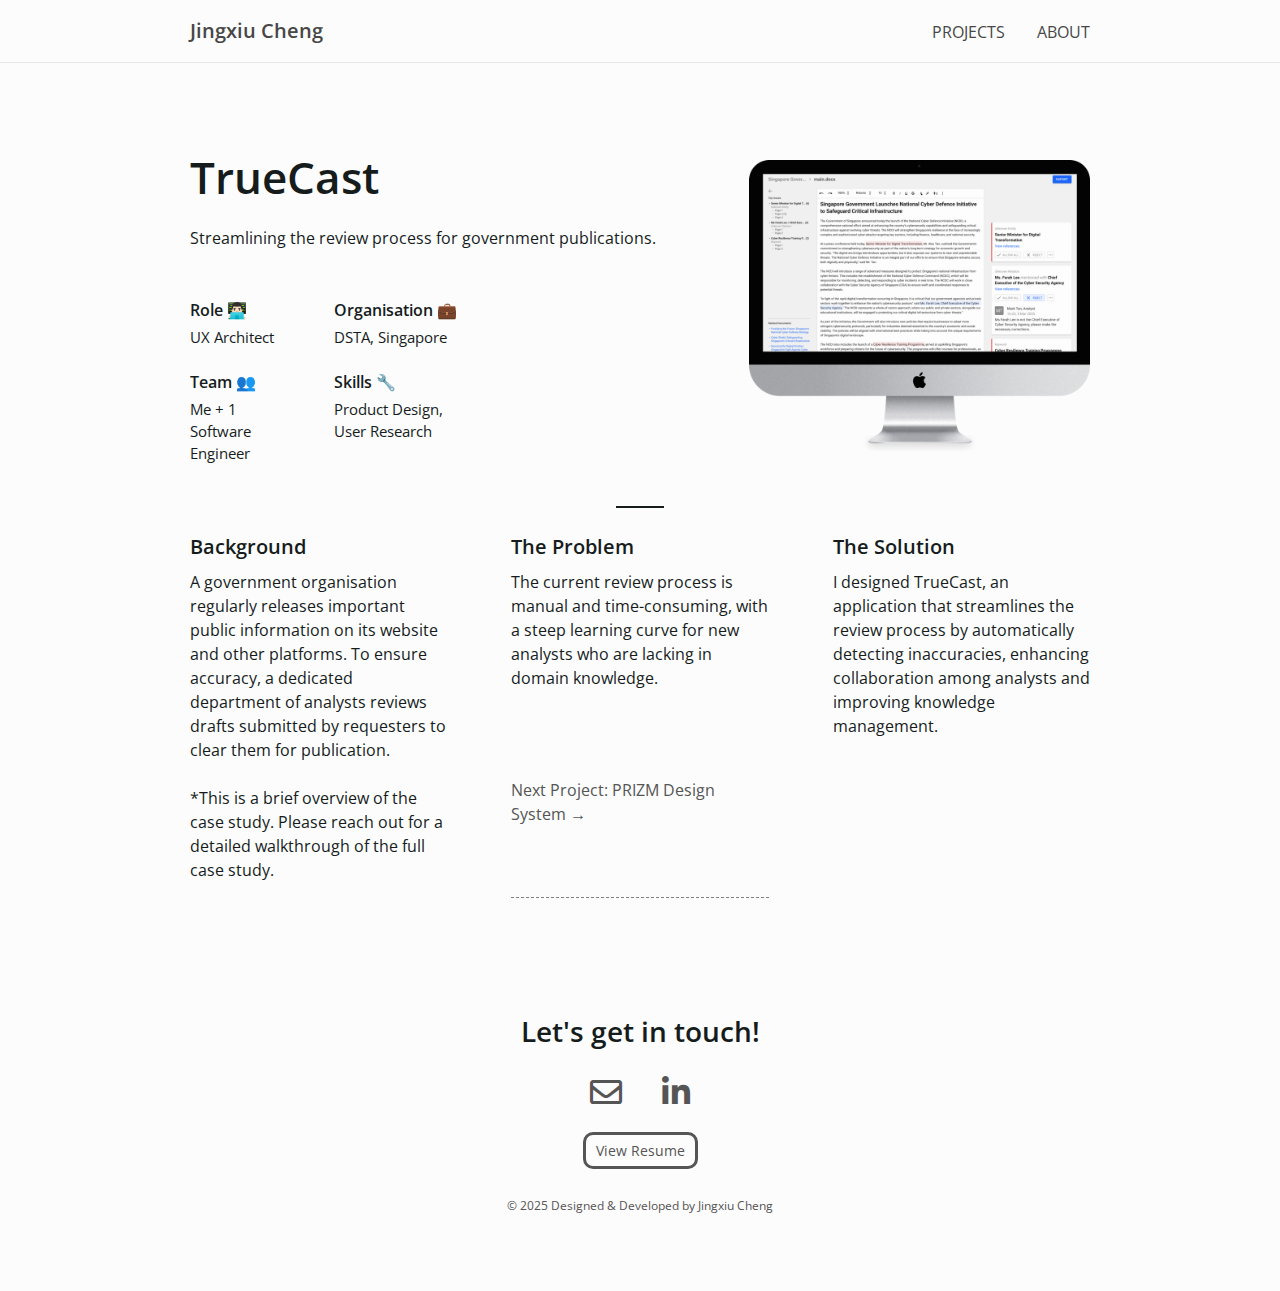
<file: truecast.html>
<!DOCTYPE html>
<html lang="en">
<head>
    <meta charset="UTF-8">
    <meta name="viewport" content="width=device-width, initial-scale=1.0">
    <title>TrueCast | Jingxiu Cheng</title>
    <link rel="stylesheet" href="css/styles.css"> <!-- Stylesheet -->
    <link rel="icon" href="home/favicon.ico"> <!-- favicon-->
    <link rel="stylesheet" href="https://unpkg.com/aos@next/dist/aos.css" /> <!-- AOS CSS -->
    <script src="https://unpkg.com/aos@next/dist/aos.js" defer></script> <!-- AOS Script -->
    <script src="script.js" defer></script> <!-- JavaScript -->
    <script src="https://ajax.googleapis.com/ajax/libs/jquery/2.1.3/jquery.min.js"></script> <!-- jQuery -->
</head>

<body>
<header>
    <nav id="navbar">
        <div id="navbar-container" class="page">
            <div id="left-nav-container">
                <a id="top-nav-name" href="http://chengjingxiu.com/">Jingxiu Cheng</a>
                <button class="hamburger hamburger--slider" type="button">
                    <span class="hamburger-box">
                    <span class="hamburger-inner"></span>
                    </span>
                </button>
            </div> <!-- Left Nav Container-->
            <div id="right-nav-container">
                <a class ="right-nav left-hover hide" id="top-nav-projects" href="http://chengjingxiu.com/#projects">PROJECTS</a>
                <a class ="right-nav left-hover hide" id="top-nav-about" href="http://chengjingxiu.com/about">ABOUT</a>
            </div> <!-- Right Nav Container-->
        </div> <!-- Page Container-->
    </nav>
</header>

<main class="project">
    <div id="tc-overview" class="hero-background">
        <div class="page hero">
            <div class="case-study-page title">
                <h1>TrueCast</h1>
                <p>Streamlining the review process for government publications.</p>
                <div class="featured-project-details project-details">
                    <div>
                        <h3>Role&nbsp;👨🏻‍💻 </h3>
                        <p>UX&nbsp;Architect</p>
                    </div>
                    <div>
                        <h3>Team&nbsp;👥 </h3>
                        <p>Me + 1 Software Engineer</p>
                    </div>
                    <div>
                        <h3>Organisation&nbsp;💼 </h3>
                        <p>DSTA, Singapore</p>
                    </div>
                    <div>
                        <h3>Skills&nbsp;🔧</h3>
                        <p>Product&nbsp;Design, User&nbsp;Research</p>
                    </div>                   
                </div> <!-- Project Details -->
            </div> <!-- Page Container-->
            <img class="hero-image" src="truecast/truecast-hero-image.png" width=300px height=auto>
        </div> <!-- Hero Grid -->
    </div> <!-- Hero Background -->

    <div id="tc-summary" class="summary-background activate-side-nav">
        <div class="page summary">
            <div>
                <h3>Background</h3>
                <p>A government organisation regularly releases important public information on its website and other platforms. To ensure accuracy, a dedicated department of analysts reviews drafts submitted by requesters to clear them for publication.</p>
            </div>
            <div>
                <h3>The Problem</h3>
                <p>The current review process is manual and time-consuming, with a steep learning curve for new analysts who are lacking in domain knowledge.</p>
            </div>
            <div>
                <h3>The Solution</h3>
                <p>I designed TrueCast, an application that streamlines the review process by automatically detecting inaccuracies, enhancing collaboration among analysts and improving knowledge management.</p> 
            </div>
            <p class="disclaimer">*This is a brief overview of the case study. Please reach out for a detailed walkthrough of the full case study.</p>
            <a class="next-project" href="http://chengjingxiu.com/prizm" style="margin-left: auto">Next Project: PRIZM Design System →</a>
        </div> <!-- Summary -->
        
    </div> <!-- Summary Background-->
</main>  
<footer class="footer">
    <h1>Let's get in touch!</h1>
    <nav>
        <a href="mailto:cjingxiu@gmail.com" aria-label="Send me an email"><i class='far fa-envelope' aria-hidden="true"></i></a>
        <a target="_blank" href="https://www.linkedin.com/in/chengjingxiu/" aria-label="View my LinkedIn profile"><i class="fab fa-linkedin-in" aria-hidden="true"></i></a>
    </nav>
    <a id="resumebutton" target="_blank" href="JingxiuCheng_Resume.pdf">View Resume</a>
    <p id="copyright">© 2025 Designed & Developed by Jingxiu Cheng</p>
</footer>
</body>
</html>
</file>
<file: css/styles.css>
/*---------------------------------   Import Fonts   ---------------------------------*/
/* Open Sans */
@import url('https://fonts.googleapis.com/css2?family=Open+Sans:ital,wght@0,300;0,400;0,500;0,600;0,700;1,400&display=swap');
/* DM Serif Text */
@import url('https://fonts.googleapis.com/css2?family=Lora:wght@400;500;600;700&display=swap');
/* Social Icons */
@import url("https://use.fontawesome.com/releases/v5.13.0/css/all.css"); 

/*---------------------------------   Global Styles   ---------------------------------*/
html {
    box-sizing: border-box;
    background-color: #fcfcfc;
    font-size: 16px;
    scroll-behavior: smooth;
    /* image-rendering: -webkit-optimize-contrast; */
  }
  *, *:before, *:after {
    box-sizing: inherit;
  }
body {
    font-family: 'Open Sans', sans-serif;
    color: #161C1C;
    line-height: 1.5;
    margin: 0;
    padding: 0;
    overflow-x: hidden;
  }
.page {
    max-width: 900px;
    margin: 0 auto;
    position: relative;
}
.wrapper {
    padding: 4rem 0 2rem;
    background-color: #FCFCFC;
}
.wrapper-about {
    padding: 4rem 0 2rem;
    background-color: #FCFCFC;
}
h1 { font-size: 3.5rem; font-weight: 600; margin: 0; padding: 0;}
h2 { font-size: 2.5rem; font-weight: 600; margin: 0; padding:0;}
h3 { font-size: 1.25rem; font-weight: 600; margin: 2rem 0 0; padding: 0;}
ul, ol, li {margin: 0; padding: 0;}
a { color: #555555; text-decoration: none; border-bottom: 1px dashed gray; }
a:hover, i:hover {font-weight: 600;}       
strong {font-weight: 600;}


/*------------------------------------   Header   ------------------------------------*/
header a {
    border-bottom: none;
}
.selected {
    color: #16161C;
    font-weight: 600;
}
#navbar {
    position: fixed;
    top: 0;
    width: 100%;
    transition: top 0.3s; /* Transition effect when sliding down (and up) */
    z-index: 99; 
    background-color: #FCFCFC;
    opacity: 0.96;
    border-bottom: 1px solid #e7e7e7;
}
#navbar-container { 
    display: flex;
    align-items: baseline;   
    font-size: 1rem;
    padding: 1rem 0;
}
header a {
    color: #404040;
}
header a:hover {
    color: #16161C;
}
#right-nav-container {
    margin-left: auto;
}
#top-nav-name {
    font-weight: 600;
    font-size: 1.25rem;
    margin-right: auto;
}
#top-nav-projects {
    margin: 0 1.75em;
}
/* ------------------------------------   Footer   ------------------------------------*/
footer {
    display: flex;
    flex-direction: column;
    align-items: center;
    padding: 4rem 0;
}
footer a {
    border-bottom: none;
}
footer h1 {
    font-size: 1.75rem;
    margin-bottom: 1rem;
}
footer nav {
    margin-bottom: 1rem;
    font-size: 2rem;
}
footer nav a {
    margin: 1rem; 
}
#resumebutton {
    padding: 5px 10px;
    border: 3px solid #555555;
    border-radius: 10px;
    margin-bottom: 1rem;
    font-size: 0.875rem;
}
#copyright {
    font-size: 0.75rem;
    color: #555555;
}

/*------------------------------------   Home   ------------------------------------*/

/*--- Profile ---*/
#profile {
    display: grid;
    grid-template-columns: 1fr 2fr; 
    column-gap: 3rem;
    width: 90%;
    margin: 9rem auto 3rem;
}
#photo {
    display: block;
    grid-column: 1/2;
    grid-row: 1/3;
    width: 90%;
    margin-left: auto;
    /* height: auto; */
    /* border: 7px solid grey; */
    border-radius: 50%;
}
#profile h1 {
    font-family: 'Lora', serif;
    font-size: 3rem;
    font-weight: 700;
    margin-top: auto;
}
#profile p {
    line-height: 2rem;
}
#profile p strong {
    font-weight: 600;
}
/*--- Projects ---*/
#projects {
    display: flex;
    flex-direction: column;
}
#projects h1 {
    font-size: 1.125rem;
    text-transform: uppercase;
    font-weight: lighter;
    color: #555555;
    line-height: 0;
    margin: 2rem 0 0.5rem;
}
#projects a {
    border-bottom: none;
}
#projects a:hover {
    font-weight: normal;
}
#featured {
    display: grid;
    grid-template-columns: 1fr 1fr; 
    grid-auto-rows: 30rem;
    column-gap: 5rem;
}
.case-study {
    height: 27rem;
    display: flex;
    flex-direction: column;
    margin: 2rem 0;
    padding-bottom: 1rem;
    border-radius: 16px;
    box-shadow: 0 4px 8px 0 rgba(129, 95, 95, 0.2), 0 6px 20px 0 rgba(0, 0, 0, 0.19);
}
.case-study img {
    width: 100%;
    height: auto;
    margin-bottom: 0.5rem;
    border-radius: 16px 16px 0px 0px; 
}
.case-study-title {
    display: flex;
    justify-content: space-between;
}
.case-study-text {
    width: 85%;
    align-self: center;
    margin-top: 1rem;
}
.case-study-text h2 {
    display: inline;
    font-size: 1.5rem;
    line-height: 1rem;
    margin-right: auto;
    font-weight: 600;
}
.case-study-description {
    font-size: 1rem;
}
.tags-container {
    display: flex;
    flex-wrap: wrap;
    justify-content: space-between;
}
.case-study-tag {
    font-size: 0.9rem;
    font-weight: lighter;
    color: #000;
    margin: 0.5rem 0 0;
    border-radius: 7px;
    background-color: #e7e7e770;
    padding: 0.25rem 0.25rem;
    flex-basis: 47%;
    text-align: center;
}

/* ------------------------------------   About   ------------------------------------*/

/*--- About Me ---*/
#about-me {
    display: grid;
    grid-template-columns: 3fr 4fr; 
    column-gap: 4rem;
    margin-top: 4rem;
}
#about-photo {
    width: 95%;
    height: auto;
    grid-column: 1/2;
    grid-row: 1/4;
    border-radius: 20%;
}
/*--- My Background ---*/
#my-background h2 {
    text-align: center;
}
.timeline {
    margin: 3rem 0;
}
.timeline p {
    font-size: 0.875rem;
}
.timeline h3 {
    font-size: 1.125rem;
    margin: 0;
}
.date {
    font-weight: lighter;
    font-style: italic;
    color: #555555;
    line-height: 1rem;
}
.background-container {
    display: grid;
    grid-template-columns: 1fr 1fr;
    margin: 1.5rem 0 1rem;
}
.background-container img {
   margin: auto auto;
}
#dsta {                             /* Make DSTA logo center of the container*/
    grid-template-columns: 1fr;
}
/* Vertical ruler */
.timeline::after {
    content: '';
    position: absolute;
    width: 4px;
    background-color: #555555;
    top: 8%;           /* Change this to adjust the height of the line */
    bottom: 0%;         /* Change this to adjust the height of the line */
    left: 50%;
    margin-left: 2px;
    z-index: 0;
}
/* Container around content */
.timeline-container {
    padding: 1rem 1.5rem;
    position: relative;
    width: 45%;
    border-radius: 16px;
    box-shadow: 0 4px 8px 0 rgba(0, 0, 0, 0.2), 0 6px 20px 0 rgba(0, 0, 0, 0.19);
    margin-bottom: 2rem;
}

/* The circles on the timeline */
.timeline-container::after {
    content: '';
    position: absolute;
    z-index: 2;
    width: 25px;
    height: 25px;
    right: -62px;
    background-color: white;
    border: 4px solid #555555;
    top: 1rem;
    border-radius: 50%;
}
/* Place the container to the left */
.timeline-left {
    left: 0;
}
/* Place the container to the right */
.timeline-right {
    left: 55%;
}
/* Fix the circle for containers on the right side */
.timeline-right::after {
    left: -13%;
}

/*--- My Interests ---*/
#my-interests {
    padding-bottom: 0;
}
#interests-grid {
    display: grid;
    grid-template-columns: 1fr 1fr 1fr; 
    column-gap: 1.5rem;
}
.interest-card {
    display: flex;
    flex-direction: column;
    margin: 2rem 0;
    border-radius: 16px;
    box-shadow: 0 4px 8px 0 rgba(0, 0, 0, 0.2), 0 6px 20px 0 rgba(0, 0, 0, 0.19);
}
.interest-card img {
    width: 100%;
    height: auto;
    border-radius: 16px 16px 0px 0px;
}
.interest-card h3 {
    text-align: center;
    text-transform: uppercase;
    margin: 1rem 2rem;
}
.interest-card i {
    align-self: center;
    color:grey;
    margin-top: auto;
    margin-bottom: 1rem;
}
.interest-card p {
    text-align: start;
    font-size: 0.875rem;
    margin: 0 1rem 1rem;
}

/*------------------------------------   Case Studies   ------------------------------------*/
.case-study-page {
    max-width: 700px;
    margin: 0 auto;
    position: relative;
}
.case-study-page li {
    margin: 0.5rem 0 0 2rem;
}
.case-study-page img {
    display: block;
    margin: 1rem auto 1rem;
    padding: 1rem 0 0;
}
.case-study-page ol img {
    max-width: 85%;
    max-height: 25rem;
    width: auto;
    align-self: center;
    /* margin: 2rem auto; */
}
.notes {
    font-size: 0.925rem;
    color: #555555;
    font-style: italic;
    margin: 1rem 0;
}

/* Quotes */
.quote-single, .quote-double {
    color: #555555;
    font-weight: 500;
    margin: 1rem auto 2rem;
}
.quote-single {
    width: 90%;
}
.quote-double {
    display: grid;
    grid-template-columns: 1fr 1fr; 
    column-gap: 4rem;
}
.person {
    font-style: italic;
    font-weight: 400;
}

/* --- Hero --- */
.hero-background {
    padding: 5rem 0 0;
}
.hero {
    display: grid;
    grid-template-columns: 3fr 2fr; 
    column-gap: 3rem;
}
.hero-image {
    grid-column: 2/3;
    grid-row: 1/2;
    width: 100%;
    margin: 5rem 0 0;
}
.title {
    margin: 4rem 0;
}
.title h1 {
    font-size: 2.75rem;
}
.hero-background:after {        /* Solid line */
    display: block;
    content: "";
    border-top: 2px solid #161C1C;
    width: 3rem;
    margin: 0 auto;
}
.project-details {
    display: grid;
    grid-template-columns: 3fr 4fr 5fr; 
    grid-template-rows: 4.5rem 4.5rem;
    grid-auto-flow: column;
    column-gap: 2rem;
    width: 100%;
    margin: 0 auto;
    padding: 1rem 0;
}
.project-details h3 {
    font-size: 1rem;
    margin: 1rem 0 0;
    font-weight: 600;
}
.project-details p {
    font-size: 0.925rem;
    margin: 0.25rem 0;
}

/* --- Summary --- */
.summary {
    display: grid;
    grid-template-columns: 1fr 1fr 1fr; 
    column-gap: 4rem;
    width: 100%;
    margin: 0 auto;
    padding: 1rem 0 3rem;
}
.summary h3 {
    margin: 0;
    padding: 0.5rem 0 0; 
}
.summary p {
    margin: 0.5rem 0 1rem;
}
/* --- Side Navigation --- */
.sidenav {
    display: none;
    position: fixed; 
    z-index: 1; 
    overflow-x: hidden; /* Disable horizontal scroll */
    width: 200px;
    top: 6rem; 
    left: 1rem;
    font-size: 0.875rem;
}
.sidenav a {
    display: block;
    padding: 8px 10px;
    font-weight: 300;
    border-bottom: none;
    border-left: 2px solid transparent;
    color: #555555;
}
.sidenav a:hover {
    font-weight: 600;
}
.sidenav .active {
    font-weight: 600;
    border-left: 2px solid #555555;
} 

/* --- Other Projects --- */
.other-projects {
    border-top: solid 2px #555555;
}
.other-projects h2 {
    text-align: center;
    font-size: 1.125rem;
    text-transform: uppercase;
    font-weight: lighter;
    line-height: 0;
    margin: 2rem 0 0;
    color: #555555;
}
.other-projects-grid {
    display: grid;
    grid-template-columns: 1fr 1fr; 
    column-gap: 2rem;
    margin: 3rem 0 0;
}
.other-projects a {
    border-bottom: none;
    font-weight: normal;
}
.other-projects img {
    display: block;
    width: 95%;
}
.other-projects p {
    text-transform: uppercase;
}
.next-project-image {
    margin-left: auto;
}   
.next-project-text {
    text-align: right;
}
.other-projects a:hover img {
    width: 100%;
    transition: all 0.5s ease-in-out;
}
.other-projects a:hover p {
    font-weight: 600;
}
/* ----- Dunnhumby --- */
#dh-overview, #dh-summary {
    background-image: linear-gradient(90deg, #D5CEE6 0%, #5D54ABd0 100%);
}
/* ----- UCL Report & Support --- */
#rns-overview, #rns-summary {
    background-image: linear-gradient(90deg, #FFE8B9 0%, #F3982Ed0 100%);
}
/* ----- Everyday Vegan Grocer --- */
#evg-overview, #evg-summary {
    background-image: linear-gradient(90deg, #D6EDD4 0%, #70BA77d0 100%);
}
/* ----- CuriousCore --- */
#cc-overview, #cc-summary {
    background-image: linear-gradient(90deg, #C7D5F0 0%, #5073B8d0 100%);
}

/* ------------------------------------   Animations ------------------------------------*/

/* Hamburger Menu */
.hamburger {
    display: none;
    cursor: pointer;
    transition-property: opacity, filter;
    transition-duration: 0.15s;
    transition-timing-function: linear;
    font: inherit;
    color: inherit;
    opacity: 0.7;
    text-transform: none;
    background-color: transparent;
    border: 0;
    margin: 0;
    overflow: visible; }
.hamburger:hover {
        opacity: 1; }
.hamburger.is-active:hover {
        opacity: 1; }
.hamburger.is-active .hamburger-inner,
.hamburger.is-active .hamburger-inner::before,
.hamburger.is-active .hamburger-inner::after {
        background-color: #000; }
.hamburger-box {
    width: 15px;
    height: 18px;
    display: inline-block;
    position: relative;}
.hamburger-inner {
    display: block;
    top: 50%;
    margin-top: -2px; }
.hamburger-inner, .hamburger-inner::before, .hamburger-inner::after {
    width: 30px;
    height: 2px;
    background-color: #000;
    border-radius: 4px;
    position: absolute;
    transition-property: transform;
    transition-duration: 0.2s;
    transition-timing-function: ease; }
.hamburger-inner::before, .hamburger-inner::after {
    content: "";
    display: block; }
.hamburger-inner::before {
    top: -10px; }
.hamburger-inner::after {
    bottom: -10px; }

/* Hamburger Slider Animation*/
.hamburger--slider .hamburger-inner {
    top: 2px; }
    .hamburger--slider .hamburger-inner::before {
    top: 10px;
    transition-property: transform, opacity;
    transition-timing-function: ease;
    transition-duration: 0.2s; }
    .hamburger--slider .hamburger-inner::after {
    top: 20px; }
.hamburger--slider.is-active .hamburger-inner {
    transform: translate3d(0, 10px, 0) rotate(45deg); }
    .hamburger--slider.is-active .hamburger-inner::before {
    transform: rotate(-45deg) translate3d(-5.71429px, -6px, 0);
    opacity: 0; }
    .hamburger--slider.is-active .hamburger-inner::after {
    transform: translate3d(0, -20px, 0) rotate(-90deg); }

/* Underline links */
a.left-hover {
    position: relative;
}
a.left-hover:before {
    content: "";
    position: absolute;
    width: 0;
    height: 2px;
    bottom: -1px;
    left: 0;
    background-color: #555555;
    visibility: hidden;
    transition: all 0.3s ease-in-out;
}
a.left-hover:hover:before {
    visibility: visible;
    width: 100%;
}

/* Expandable/Collapsable Card */
.card-text {
    display: none;
}
.collapsed {
    height: 22rem;
}
.expanded {
    height: 37rem;
}
.expanded > i {
    transform: rotate(180deg);
}

/* Card lifts on hover */
.card:hover {
    box-shadow: rgba(0, 0, 0, 0.22) 0px 19px 43px;
    transform: translate3d(0px, -0.75rem, 0px);
    transition: all 0.3s ease-in-out;
    cursor: pointer;
}
/* Bouncing Arrow */
.collapsed:hover > i {
    -webkit-animation: bounce 1.5s;
    animation: bounce 1.5s;
    animation-delay: 0.3s;
}
@-webkit-keyframes bounce {
	0%,
	25%,
	50%,
	75%,
	100% {
		-webkit-transform: translateY(0);
		        transform: translateY(0);
	}
	40% {
		-webkit-transform: translateY(-15px);
		        transform: translateY(-15px);
	}
	60% {
		-webkit-transform: translateY(-10px);
		        transform: translateY(-10px);
    }
}
@keyframes bounce {
	0%,
	25%,
	50%,
	75%,
	100% {
		-webkit-transform: translateY(0);
		        transform: translateY(0);
	}
	40% {
		-webkit-transform: translateY(-15px);
		        transform: translateY(-15px);
	}
	60% {
		-webkit-transform: translateY(-10px);
		        transform: translateY(-10px);
	}
}








/* ------------------------------------   Responsive (default - 900px)   ------------------------------------*/

/*-------------------- For Tablets - 700px -------------------- */
@media screen and (max-width:990px) {
    .page {
        max-width: 700px;
    }
    h1 {
        font-size: 2.5rem;
    }
    /* h2 {
        font-size: 2rem;
    } */

    /* ----- Home ----- */
    #profile {
        width: 100%;
    }
    #profile p {
        font-size: 0.875rem;
    }
    .case-study {
        height: 24rem;
    }
    .case-study-text h2 {
        font-size: 1.4rem;
    }

    /* ----- About ----- */
    /* My Background - Vertical ruler */
    .timeline::after {
        top: 7%;            /* Change this to adjust the height of the line */
        bottom: 0%;         /* Change this to adjust the height of the line */
    }
    /* My Background - The circles on the timeline */
    .timeline-container::after {
        right: -52px;
    }
    /* My Background - Fix the circle for containers on the right side */
    .timeline-right::after {
        left: -13.5%;
    }   
    /* My Background - UCLIC image */
    #uclic {
        height: 40px;
    }
    /* My Interests - Expandable/Collapsable Card */
    .expanded {
        height: 37rem;
    }
    .collapsed {
        height: 18rem;
    }

    /* ---- Case Studies --- */
    .sidenav {
        visibility: hidden;
    }
}

/*-------------------- For Small Windows - 500px -------------------- */

@media screen and (max-width:750px) {
    .page {
        max-width: 500px;
    }
    /* ----- Home ----- */

    /* Profile */
    #profile {
        display: flex;
        flex-direction: column;
        text-align: center;
        margin: 6rem 0 1rem;
    }
    #description, #profile {
        font-size: 1rem;
    }
    #photo {
        width: 200px;
        margin: 0 auto;
    }
    #profile h1 {
        margin: 1rem 0 0;
    }
    #profile p {
        font-size: 1rem;
    }
    /* Projects */
    #featured {
        display: flex;
        flex-direction: column;
    }
    .case-study {
        height: 31rem;
    }
    .case-study-text h2 {
        font-size: 1.5rem;
    }
    /* ----- About ----- */
    /* Meet Jingxiu */
    #about-me {
        display: flex;
        flex-direction: column;
    }
    #about-photo {
        width: 50%;
        order: -1;
        margin: 0 auto 2rem;
    }
    #about-me-text {
        text-align: center;
    }
    /* My Background - Vertical ruler */
    .timeline::after {
        top: 8%;
        bottom: 0%;
        left: 90%;
    }
    /*  My Background - Container around content */
    .timeline-container {
        width: 85%;
    }
    /*  My Background - The circles on the timeline */
    .timeline-container::after {
        right: -42px;
    }
    /*  My Background - Place the container to the right -> place to left instead */
    .timeline-right {
        left: 0;
        /* right: -62px; */
    }
    /*  My Background - Fix the circle for containers on the right side */
    .timeline-right::after {
        left: 104%;
    }
    /* My Background - UCLIC image */
    #uclic {
        height: 50px;
    }
    /* My Interests */
    #my-interests {
        padding-bottom: 0;
    }
    #interests-grid {
        display: flex;
        flex-direction: column;
        justify-items: center;
    }
    .interest-card {
        width: 60%;
        margin: 2rem auto;
    }
    /* Animation - Expandable/Collapsable Card */
    .expanded {
        height: 36rem;
    }
    .collapsed {
        height: 22rem;
    }
    /* ---- Case Studies --- */
    .case-study-page {
        max-width: 500px;
    }
    .hero {
        display: flex;
        flex-direction: column;
    }
    .title {
        order: 2;
        text-align: center;
    }
    .hero-image {
        order: 1;
        width: 70%;
        align-self: center;
    }
    .project-details {
        grid-template-columns: 1fr 1fr 1fr; 
    }
    .summary {
        display: flex;
        flex-direction: column;
    }
    .summary h3 {
        padding: 1rem 0 0; 
    }
    .quote-double {
        display: flex;
        flex-direction: column;
        width: 80%;
    }
    .figma-prototype {
        width: 500px;
    }
}   

/*-------------------- For Mobile - 300px -------------------- */

@media screen and (max-width:550px) {
    .page {
        max-width: 300px;
    }
    html {
        font-size: 14px;
    }
    /* ----- Home ----- */
    /* Profile */
    #profile h1 {
        font-size: 2.5rem;
    }
    .case-study {
        height: 26rem;
    }
    /* ----- About ----- */
    #about-photo {
        width: 80%;
    }
    /* ----- About ----- */
    #ucl-photo {
        width: 80%;
    }
    .timeline p {
        font-size: 1rem;
    }
    /* My Background - Vertical ruler */
    .timeline::after {
        top: 9%;
        bottom: 0%;
    }
    .timeline-container {
        padding: 1rem 1.2rem;
    }
    /* My Background - The circles on the timeline */
    .timeline-container::after {
        right: -32px;
    }
    /* My Background - Fix the circle for containers on the right side */
    .timeline-right::after {
        left: 103%;
    }
     /* My Background - Timeline images */
    .background-container img {
        height: 80px;
     }
     #uclic {
         height: 35px;
     }

    /* My Interests */
    .interest-card {
        width: 80%;
    }
    .expanded {
        height: 35rem;
    }
    .collapsed {
        height: 21rem;
    }
    /* ----- Hamburger Menu - Header Nav ----- */
    #navbar-container { 
        flex-direction: column;
    }
    #left-nav-container {
        display: flex;
        flex-direction: row;
        width: 100%;
        align-items: baseline;
    }
    /* Show Hamburger Menu */
    .hamburger {     
        display: block;
        margin-left: auto;
    }
    /* Show Right Navigation below instead of at the right */
    #right-nav-container {
        display: flex;
        flex-direction: column;
        width: 100%;
    }
    #right-nav-container a {
        margin: 2rem 0 0 auto;
        font-size: 1.125rem;
    }
    .hide {
        display: none;
    }
    /* ---- Case Study Page ---- */
    .case-study-page {
        max-width: 300px;
    }
    .hero-image {
        margin: 3rem 0 0;
    }
    .title {
        margin: 2rem 0;
    }
    .project-details {
        grid-template-columns: 1fr 1fr; 
        grid-template-rows: 3fr 4fr 4fr;
        grid-auto-flow: row;
        column-gap: 0rem;
        row-gap: 1rem;
        width: 100%;
        margin: 0 auto;
        padding: 1rem 0;
    }
    .quote-double {
        width: 90%;
    }
    .other-projects-grid {
        display: flex;
        flex-direction: column;
    }
    .other-projects-title, .previous-project {
        display: none;
    }
    .next-project-image {
        margin: auto;
    }   
    .next-project-text {
        text-align: center;
    }
    .figma-prototype {
        width: 300px;
    }
}
</file>
